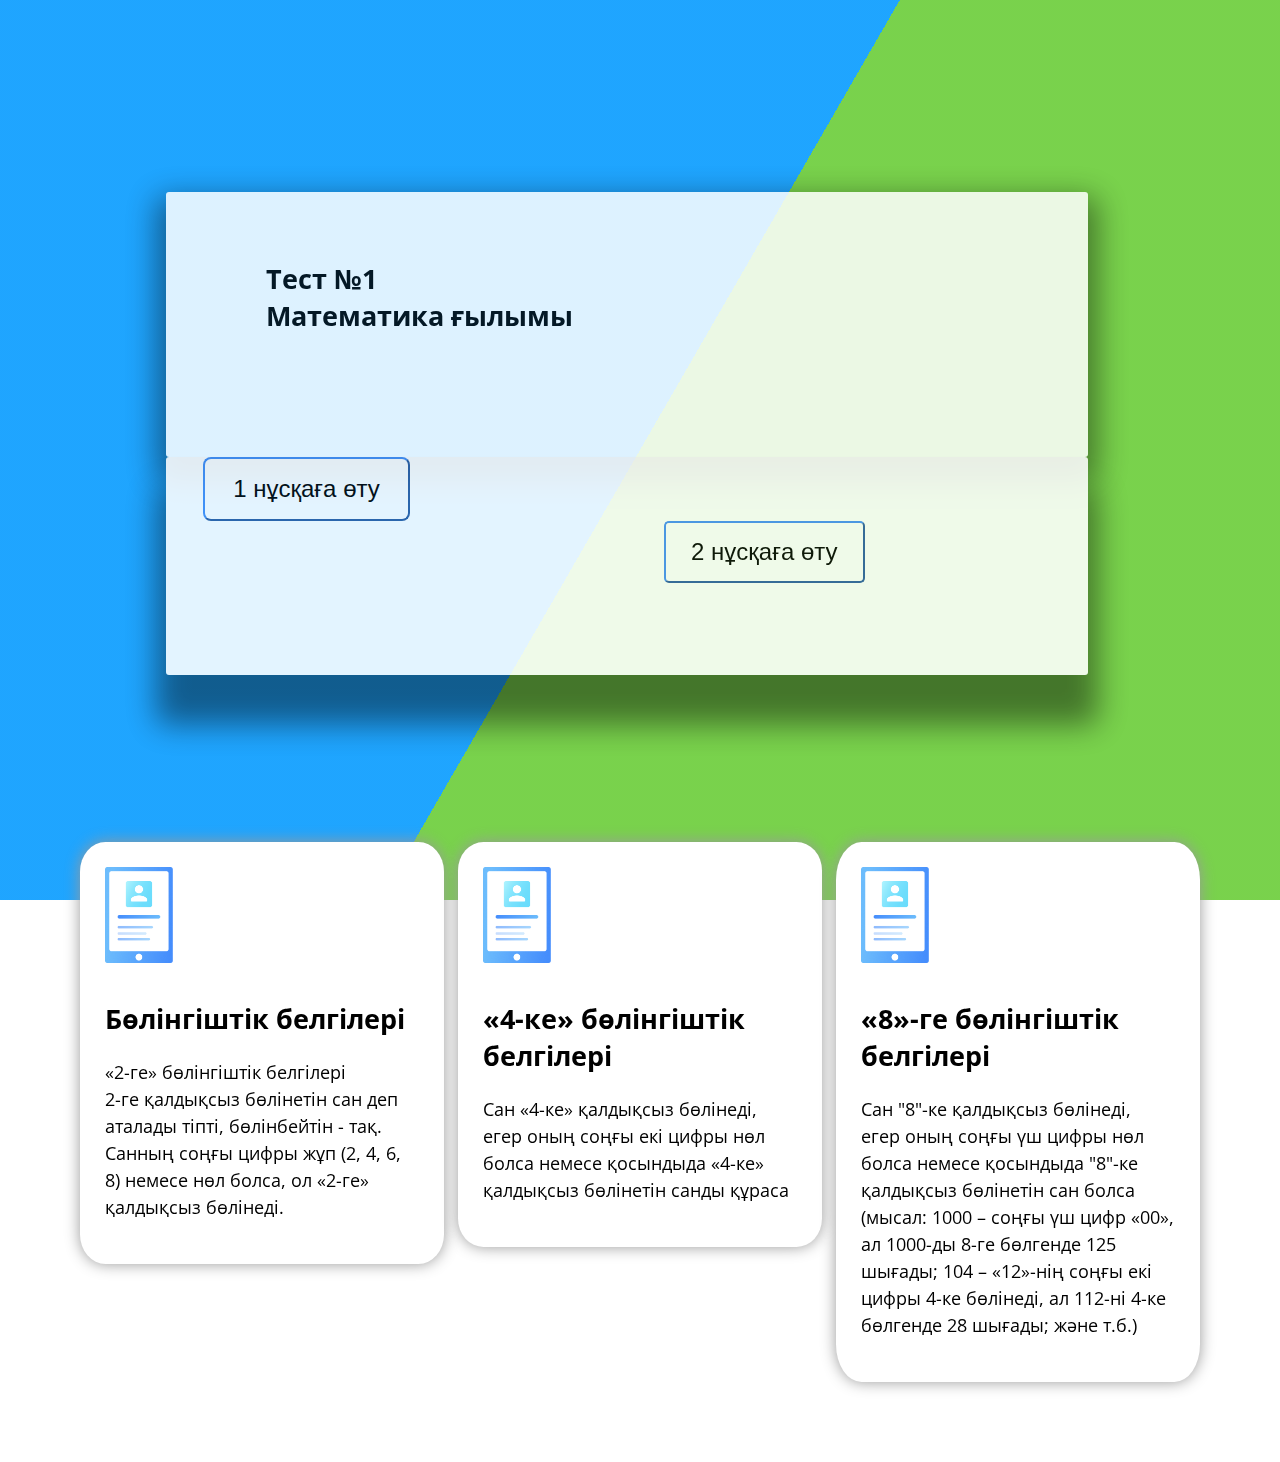
<file: Нуралы/проектная работа/html.html>
<!DOCTYPE HTML PUBLIC "-//W3C//DTD HTML 4.01//EN" "http://www.w3.org/TR/html4/strict.dtd">
<html lang="en">

<head>
    <meta charset="UTF-8">
    <meta http-equiv="X-UA-Compatible" content="IE=edge">
    <meta name="viewport" content="width=device-width, initial-scale=1.0">
    <title>Тесттер</title>
    <link rel="stylesheet" href="css.css">
    <link rel="shortcut icon" href="images/free-icon-education-3160736.png" type="image/x-icon">
</head>

<body>
</body>

</html>
<html>

<head>
    <style type="text/css">
    </style>
</head>

<body>
    <div class="bg"></div>
    <div class="bg bg2"></div>
    <div class="bg bg3"></div>
    <script>
        var questions = [ // Сначала вопрос, потом варианты через запятую, потом правильный ответ
            ["Көрнекті совет математиктері А.Н.Колмогоров пен А.Д.Александров ұсынған   жіктеу    бойынша математиканың даму тарихы неше кезеңге бөлінеді?",
                "A) 2",
                "B) 3",
                "C) 4",
                "D) 5",
                "E) 6",
                3],
            ["Вавилондықтар санаудың позициялық жүйесінің қолданған түрін анықтаңыз",
                "A)	екілік",
                "B)	ондық",
                "C)	елулік",
                "D)	алпыстық",
                "E)	жүздік",
                4],
            ["Фалес, Пифагор, Детель, Гиппократ, Евдокс, Аристотель, Евклид, Архимед, Аполоний ғалымдары математиканың қай кезеңіне жатады?",
                "A)	Элементар математика",
                "B)	Дискретті математика",
                "C)	Айнымалы шамалар",
                "D)	Қазіргі математика",
                "E)	Аналитикалық",
                1],
            ["Ол Отырарда туған. Арифметиканы практикалық және теориялық арифметика деп екіге бөлген ғалым",
                "A)	Әл-Хорезми",
                "B)	Әбу-насыр әл-Фараби",
                "C)	Әбу-Райхан әл-Бируни",
                "D)	Ұлықбек",
                "E)	Омар Хаям",
                2],
            ["Негізгі ғылыми еңбектері қозғалыстың орнықтылық теориясына, математика, физика теңдеулеріне, дифференциалдық теңдеулердің шексіз жүйелеріне, теориялық	және	қолданбалы механикаға, математика тарихы мен оның методологиясына арнаған Қазақстандық математик-ғалым",
                "A)	А.Д.Тайманов",
                "B) Н.Қ.Білиев",
                "C) Ә.Ә.Ермеков",
                "D)	И.Ақбергенов",
                "E) О.А.Жәутіков",
                4],
            ["Материяның инерциялық және гравитациялық қасиетін анықтайтын физикалық шаманың анықтаңыз",
                "A) метр",
                "B)	жылдамдық",
                "C)	үдеу",
                "D) масса",
                "E)	литр",
                4],

        ], qQuantity = questions.length, tAnswers = 0, wAnswers = 0, procent_vip = 0;

        function goNext(N) { // N = номер вопроса
            document.getElementById('qBlock').innerHTML = ""; // Очищаем блок вопросов
            var qElem = questions[N].length - 2, i = 1; // Кол-во в массиве минус вопрос и счетчик
            var e = document.getElementById('qBlock');
            var addQ = document.createElement('h3'); // заголовок, id из номера вопроса
            addQ.id = 'head' + N;
            e.appendChild(addQ);
            document.getElementById('head' + N).innerHTML = questions[N][i - 1]; // вписываем вопрос
            while (qElem >= i) {
                var addP = document.createElement('p'); // абзацы
                addP.id = 'p' + i;
                e.appendChild(addP);
                var addInput = document.createElement('input'); // инпуты
                addInput.type = 'radio';
                addInput.name = 'a';
                addInput.value = i;
                document.getElementById('p' + i).appendChild(addInput);
                document.getElementById('p' + i).insertAdjacentHTML("BeforeEnd", ' ' + questions[N][i]); // вопросы
                i++;
            }
            document.getElementById('btn').innerHTML = "<input type='button' value='Проверить' onclick='submit(" + N + ")' />";
        }

        function submit(N) { // Проверяем ответы
            var varQuantity = (document.getElementsByName('a').length), oneVar = 0;
            while (oneVar <= varQuantity) {
                if (document.getElementsByName('a')[oneVar].checked == false) {
                    oneVar++;
                }
                else {
                    var all = questions[N].length - 1;
                    var t = questions[N][all]; // правильный ответ
                    if (document.getElementsByName('a')[oneVar].value == t) {
                        document.getElementById('p' + t).className = 'tt';
                        tAnswers++;
                    } else {
                        var ff = oneVar + 1;
                        document.getElementById('p' + t).className = 'tt';
                        document.getElementById('p' + ff).className = 'ff';
                        wAnswers++;
                    }
                    break;
                }
            }
            N++;
            if (N == qQuantity) {
                document.getElementById('btn').innerHTML = "<input type='button' id='next' value='Перейти к результатам' onclick='toResults()' />";
            } else {
                document.getElementById('btn').innerHTML = "<input type='button' id='next' value='Следующий вопрос' onclick='goNext(" + N + ")' />";
            }

        }

        function toResults() {
            document.getElementById('qBlock').innerHTML = "<h3>Тест пройден!</h3>";
            document.getElementById('btn').innerHTML = "<h4>Результаты:</h4>Правильных ответов: " + tAnswers + "<br>Неправильных ответов: " + wAnswers + "";
            // document.getElementById('rezultat').innerHTML = "<span id='ot'>Задания выполнены верно на " + procent_vip + "%.</span><br><br>";
            tAnswers = 0, wAnswers = 0;
            vsego_zadach = 6;
            procent_vip = procent_vip / vsego_zadach * 100;
            procent_vip = procent_vip.toFixed();
        }

    </script>

    </script1>
    <div class="matem">
        <div id="qBlock">
            <h2>Тест №1 <br>Математика ғылымы</h2>
        </div>
        <div id="rezultat">
        </div>
        <div id='btn'>
            <input type="button" value="1 нұсқаға өту" onclick="goNext(0)" />
            <button class="btn">
                <a href="html1.html">2 нұсқаға өту</a>
            </button>
        </div>
    </div>
    <div class="services-cards">
        <div class="cards-row">
            <div class="card">
                <img src="./images/Images/services-icon.png" alt="">
                <div class="card-text">
                    <h2>Бөлінгіштік белгілері</h2>
                    <p>«2-ге» бөлінгіштік белгілері <br>2-ге қалдықсыз бөлінетін сан деп аталады тіпті, бөлінбейтін -
                        тақ. Санның соңғы цифры жұп (2, 4, 6, 8) немесе нөл болса, ол «2-ге» қалдықсыз бөлінеді.</p>
                </div>
            </div>
            <div class="card">
                <img src="./images/Images/services-icon.png" alt="">
                <div class="card-text">
                    <h2>«4-ке» бөлінгіштік белгілері</h2>
                    <p>Сан «4-ке» қалдықсыз бөлінеді, егер оның соңғы екі цифры нөл болса немесе қосындыда «4-ке»
                        қалдықсыз бөлінетін санды құраса</p>
                </div>
            </div>
            <div class="card">
                <img src="./images/Images/services-icon.png" alt="">
                <div class="card-text">
                    <h2>«8»-ге бөлінгіштік белгілері</h2>
                    <p>Сан "8"-ке қалдықсыз бөлінеді, егер оның соңғы үш цифры нөл болса немесе қосындыда "8"-ке
                        қалдықсыз бөлінетін сан болса (мысал: 1000 – соңғы үш цифр «00», ал 1000-ды 8-ге бөлгенде
                        125
                        шығады; 104 – «12»-нің соңғы екі цифры 4-ке бөлінеді, ал 112-ні 4-ке бөлгенде 28 шығады;
                        және
                        т.б.)</p>
                </div>
            </div>
        </div>
    </div>

    </script1>

</html>
</file>
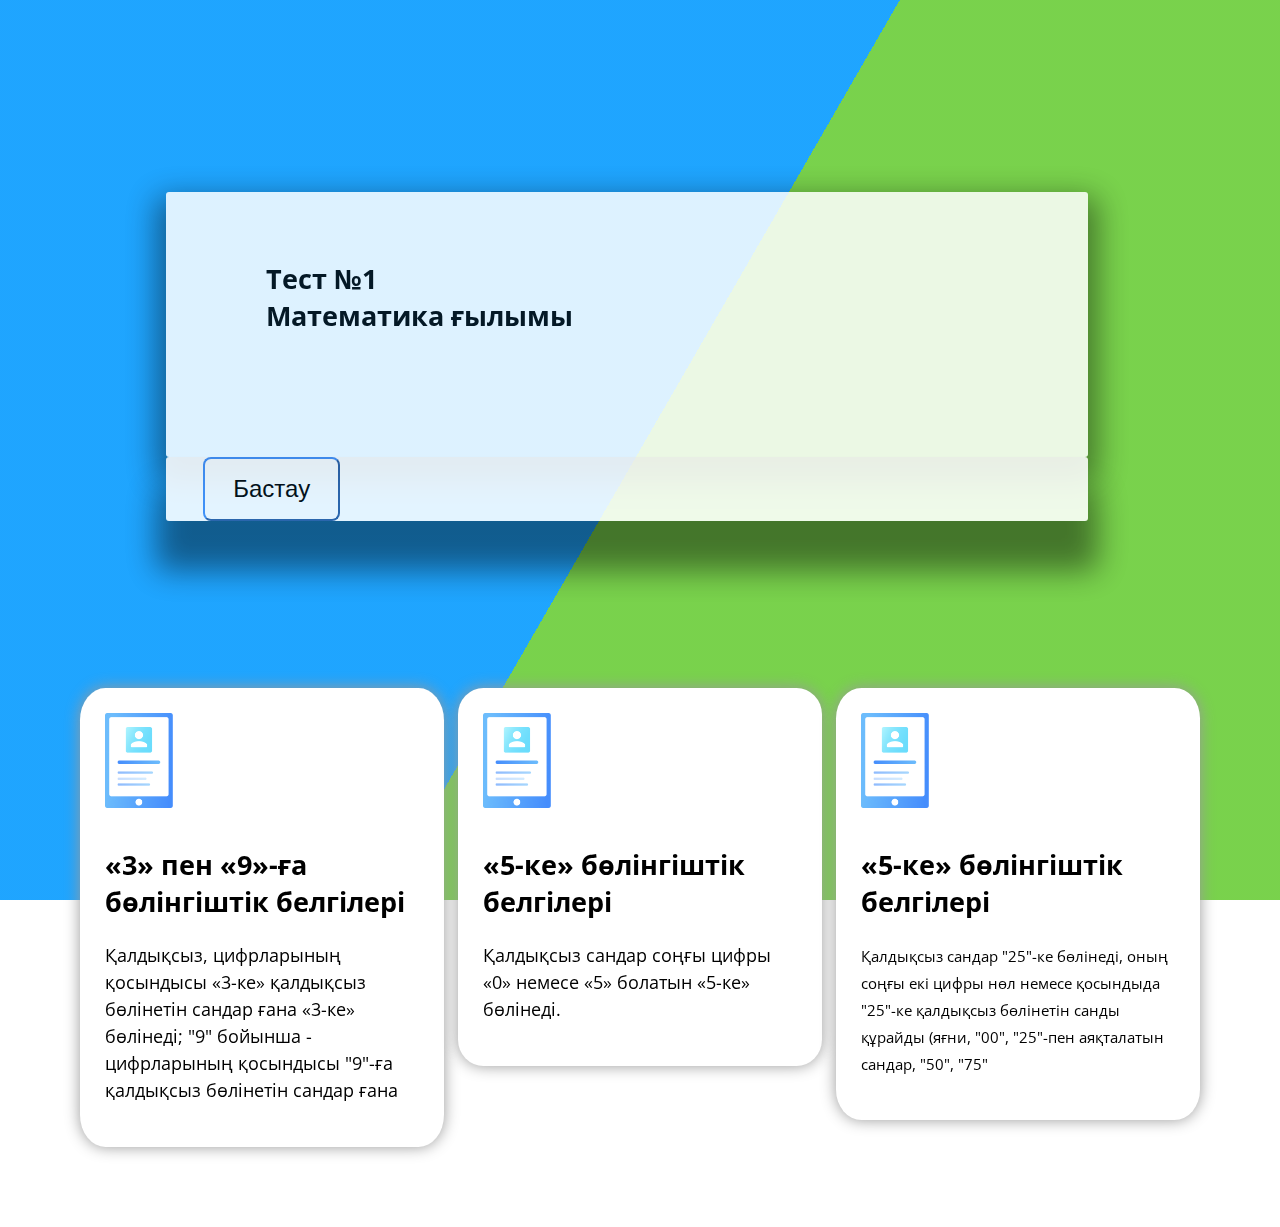
<file: Нуралы/проектная работа/html1.html>
<!DOCTYPE HTML PUBLIC "-//W3C//DTD HTML 4.01//EN" "http://www.w3.org/TR/html4/strict.dtd">
<html lang="en">

<head>
    <meta charset="UTF-8">
    <meta http-equiv="X-UA-Compatible" content="IE=edge">
    <meta name="viewport" content="width=device-width, initial-scale=1.0">
    <title>Тесттер</title>
    <link rel="stylesheet" href="css.css">
    <link rel="shortcut icon" href="images/free-icon-education-3160736.png" type="image/x-icon">
</head>

<body>
</body>

</html>
<html>

<head>
    <style type="text/css">
    </style>
</head>

<body>
    <div class="bg"></div>
    <div class="bg bg2"></div>
    <div class="bg bg3"></div>
    <script>
        var questions = [ // Сначала вопрос, потом варианты через запятую, потом правильный ответ
            ["п-ші дәрежелі теңдеуді олардың берілген түбірлері арқылы құру әдісін көрсеткен, алгебраны әрі сандық дамытуда үлес қосқан математик",
                "A)	С.Феро",
                "B)	Н.Тарталья",
                "C)	Ф.Виет",
                "D)	Л.Пизанский",
                "E)	Н.Шюке",
                3],
            ["Сандарды көбейту, квадраттау, квадрат және куб, түбір табу, бөлу таблицаларын жасаған; бірінші, екінші, үшінші дәрежелі теңдеуге келтірілетін есептер шеше білген",
                "A)	Египеттіктер",
                "B)	Вавилондықтар",
                "C)	Орта Азия",
                "D)	Рим дәуірі",
                "E)	Қытай мен Үндістан",
                2],
            ["Дифференциалдық теңдеулер, арнаулы функциялар, конформдық түрлендіру теориясының және олардың механикада қолданылу мәселелерін зерттеумен айналысқан Қазақстандық математика ғалым, қазақстан шыққан тұңғыш доцент.",
                "A)	А.Д.Тайманов",
                "B)	Н.Қ.Білиев",
                "C)	Ә.Ә.Ермеков",
                "D)	С.Х.Боқаев",
                "E)	О.А.Жәутіков",
                4],
            ["Айнымалы шамалар математикасы немесе жоғары математиканың туу, қалыптасу кезеңі",
                "A)	бірініші",
                "B)	екінші",
                "C)	үшінші",
                "D)	төртінші",
                "E)	бесіншісі",
                3],
            ["Планиметрияның, стереометрияның кейбір	мәселелері	талданған	атақты «Негіздер» еңбегінің авторы",
                "A)	Архимед",
                "B)	Эратосфен",
                "C)	Пифагор",
                "D)	Птолемей",
                "E)	Евклид",
                5],
            ["Евклидтің бесінші постулатын аксиома деп дәлелдеген кім?",
                "A)	А.Коши",
                "B)	К.Вейерштрасс",
                "C)	Р.Декарт",
                "D)	Н.Лобачевский",
                "E)	П.Ферма",
                4],

        ], qQuantity = questions.length, tAnswers = 0, wAnswers = 0;

        function goNext(N) { // N = номер вопроса
            document.getElementById('qBlock').innerHTML = ""; // Очищаем блок вопросов
            var qElem = questions[N].length - 2, i = 1; // Кол-во в массиве минус вопрос и счетчик
            var e = document.getElementById('qBlock');
            var addQ = document.createElement('h3'); // заголовок, id из номера вопроса
            addQ.id = 'head' + N;
            e.appendChild(addQ);
            document.getElementById('head' + N).innerHTML = questions[N][i - 1]; // вписываем вопрос
            while (qElem >= i) {
                var addP = document.createElement('p'); // абзацы
                addP.id = 'p' + i;
                e.appendChild(addP);
                var addInput = document.createElement('input'); // инпуты
                addInput.type = 'radio';
                addInput.name = 'a';
                addInput.value = i;
                document.getElementById('p' + i).appendChild(addInput);
                document.getElementById('p' + i).insertAdjacentHTML("BeforeEnd", ' ' + questions[N][i]); // вопросы
                i++;
            }
            document.getElementById('btn').innerHTML = "<input type='button' value='Проверить' onclick='submit(" + N + ")' />";
        }

        function submit(N) { // Проверяем ответы
            var varQuantity = (document.getElementsByName('a').length), oneVar = 0;
            while (oneVar <= varQuantity) {
                if (document.getElementsByName('a')[oneVar].checked == false) {
                    oneVar++;
                }
                else {
                    var all = questions[N].length - 1;
                    var t = questions[N][all]; // правильный ответ
                    if (document.getElementsByName('a')[oneVar].value == t) {
                        document.getElementById('p' + t).className = 'tt';
                        tAnswers++;
                    } else {
                        var ff = oneVar + 1;
                        document.getElementById('p' + t).className = 'tt';
                        document.getElementById('p' + ff).className = 'ff';
                        wAnswers++;
                    }
                    break;
                }
            }
            N++;
            if (N == qQuantity) {
                document.getElementById('btn').innerHTML = "<input type='button' id='next' value='Перейти к результатам' onclick='toResults()' />";
            } else {
                document.getElementById('btn').innerHTML = "<input type='button' id='next' value='Следующий вопрос' onclick='goNext(" + N + ")' />";
            }
        }

        function toResults() {
            document.getElementById('qBlock').innerHTML = "<h3>Тест бітті!</h3>";
            document.getElementById('btn').innerHTML = "<h4>Резултаттар:</h4>Дұрыс жауаптар: " + tAnswers + "<br>Дұрыс емес жауаптар: " + wAnswers + " ";
            tAnswers = 0, wAnswers = 0;
        }
    </script>

    </script1>
    <div class="matem">
        <div id="qBlock">
            <h2>Тест №1 <br>Математика ғылымы</h2>
        </div>
        <div id="rezultat">
        </div>
        <div id='btn'>
            <input type="button" value="Бастау" onclick="goNext(0)" />

        </div>
    </div>

    <div class="services-cards">
        <div class="cards-row">
            <div class="card">
                <img src="./images/Images/services-icon.png" alt="">
                <div class="card-text">
                    <h2>«3» пен «9»-ға бөлінгіштік белгілері</h2>
                    <p>Қалдықсыз, цифрларының қосындысы «3-ке» қалдықсыз бөлінетін сандар ғана «3-ке» бөлінеді; "9"
                        бойынша - цифрларының қосындысы "9"-ға қалдықсыз бөлінетін сандар ғана</p>
                </div>
            </div>
            <div class="card">
                <img src="./images/Images/services-icon.png" alt="">
                <div class="card-text">
                    <h2>«5-ке» бөлінгіштік белгілері</h2>
                    <p>Қалдықсыз сандар соңғы цифры «0» немесе «5» болатын «5-ке» бөлінеді.</p>
                </div>
            </div>
            <div class="card">
                <img src="./images/Images/services-icon.png" alt="">
                <div class="card-text">
                    <h2>«5-ке» бөлінгіштік белгілері</h2>
                    <p><small>Қалдықсыз сандар "25"-ке бөлінеді, оның соңғы екі цифры нөл немесе қосындыда "25"-ке
                            қалдықсыз бөлінетін санды құрайды (яғни, "00", "25"-пен аяқталатын сандар, "50",
                            "75"</small></p>
                </div>
                </script1>

</html>
</file>
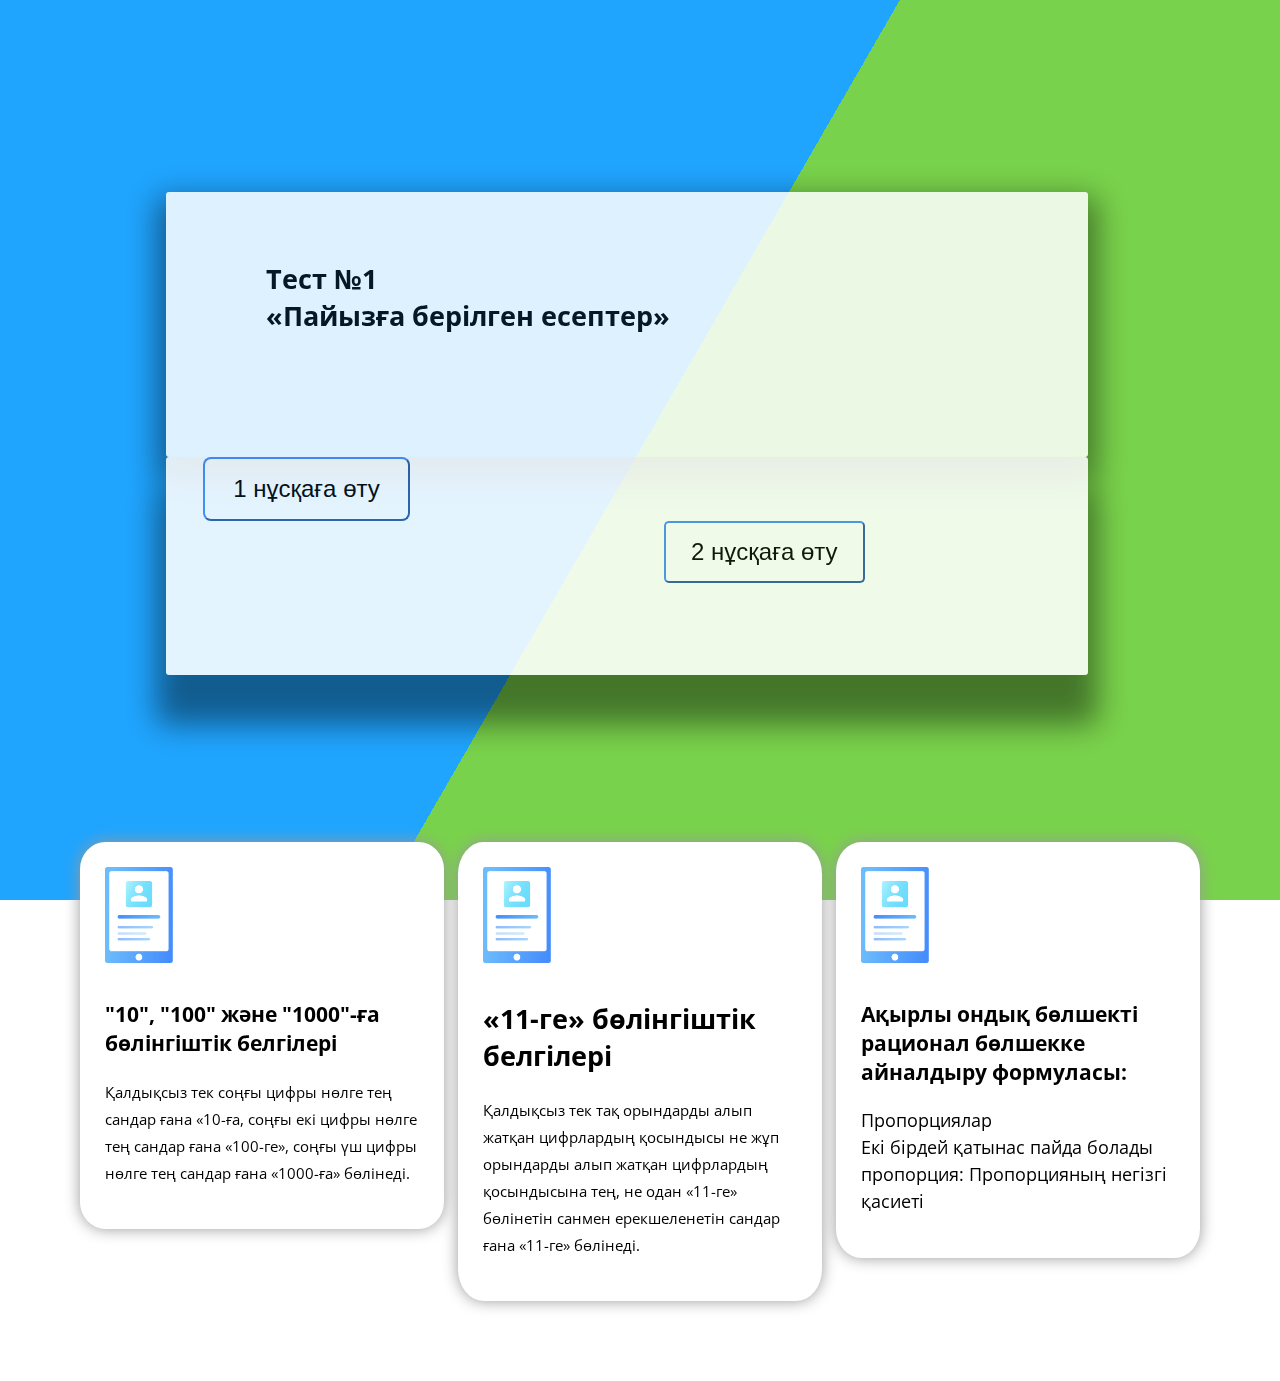
<file: Нуралы/проектная работа/tests2.html>
<!DOCTYPE HTML PUBLIC "-//W3C//DTD HTML 4.01//EN" "http://www.w3.org/TR/html4/strict.dtd">
<html lang="en">

<head>
    <meta charset="UTF-8">
    <meta http-equiv="X-UA-Compatible" content="IE=edge">
    <meta name="viewport" content="width=device-width, initial-scale=1.0">
    <title>Тесттер</title>
    <link rel="stylesheet" href="css.css">
    <link rel="shortcut icon" href="images/free-icon-education-3160736.png" type="image/x-icon">
</head>

<body>
</body>

</html>
<html>

<head>
    <style type="text/css">
    </style>
</head>

<body>
    <div class="bg"></div>
    <div class="bg bg2"></div>
    <div class="bg bg3"></div>
    <script>
        var questions = [ // Сначала вопрос, потом варианты через запятую, потом правильный ответ
            ["Дүкенге 221 кг алма және 884 кг алмұрт әкелінді. Дүкенге қанша пайыз алмұрт әкелінді?",
                "A) 75%",
                "B) 25%",
                "C) 20%",
                "D) 80%",
                "E) 40%",
                4],
            ["900-дің 15%-ін табыңыз:",
                "A)	1350",
                "B)	6",
                "C)	135",
                "D)	75",
                "E)	8",
                3],
            ["Сәуле кітаптың 25 бетін оқыды. Бұл кітаптың барлық бетінің 20%-і. Сәуле оқыған кітапта барлығы неше бет бар?",
                "A)	130",
                "B)	100",
                "C)	125",
                "D)	70",
                "E)	90",
                3],
            ["Трактор 7 сағатта жердің 35% -ін жыртты. Қалған жерді жыртуға қанша уақыт қажет?",
                "A)	20 сағ",
                "B)	13 сағ",
                "B)	13 сағ",
                "D)	5 сағ",
                "E)	жауабы жоқ",
                2],
            ["Процент түрінде жазыңыз:119 / 200 ( '/' деген бөлшектер) ",
                "A)	17%",
                "B) 25%",
                "C)	20%",
                "D) 80%",
                "E) 90%",
                1],
            ["Бақта барлығы 120қайың мен қарағай бар.Қарағай барлық ағаштың 60%-ын құраса, бақта қанша қайың бар?",
                "A) 75",
                "B)	81",
                "C)	750",
                "D) 48",
                "E)	жауабы жоқ",
                4],

        ], qQuantity = questions.length, tAnswers = 0, wAnswers = 0;

        function goNext(N) { // N = номер вопроса
            document.getElementById('qBlock').innerHTML = ""; // Очищаем блок вопросов
            var qElem = questions[N].length - 2, i = 1; // Кол-во в массиве минус вопрос и счетчик
            var e = document.getElementById('qBlock');
            var addQ = document.createElement('h3'); // заголовок, id из номера вопроса
            addQ.id = 'head' + N;
            e.appendChild(addQ);
            document.getElementById('head' + N).innerHTML = questions[N][i - 1]; // вписываем вопрос
            while (qElem >= i) {
                var addP = document.createElement('p'); // абзацы
                addP.id = 'p' + i;
                e.appendChild(addP);
                var addInput = document.createElement('input'); // инпуты
                addInput.type = 'radio';
                addInput.name = 'a';
                addInput.value = i;
                document.getElementById('p' + i).appendChild(addInput);
                document.getElementById('p' + i).insertAdjacentHTML("BeforeEnd", ' ' + questions[N][i]); // вопросы
                i++;
            }
            document.getElementById('btn').innerHTML = "<input type='button' value='Проверить' onclick='submit(" + N + ")' />";
        }

        function submit(N) { // Проверяем ответы
            var varQuantity = (document.getElementsByName('a').length), oneVar = 0;
            while (oneVar <= varQuantity) {
                if (document.getElementsByName('a')[oneVar].checked == false) {
                    oneVar++;
                }
                else {
                    var all = questions[N].length - 1;
                    var t = questions[N][all]; // правильный ответ
                    if (document.getElementsByName('a')[oneVar].value == t) {
                        document.getElementById('p' + t).className = 'tt';
                        tAnswers++;
                    } else {
                        var ff = oneVar + 1;
                        document.getElementById('p' + t).className = 'tt';
                        document.getElementById('p' + ff).className = 'ff';
                        wAnswers++;
                    }
                    break;
                }
            }
            N++;
            if (N == qQuantity) {
                document.getElementById('btn').innerHTML = "<input type='button' id='next' value='Перейти к результатам' onclick='toResults()' />";
            } else {
                document.getElementById('btn').innerHTML = "<input type='button' id='next' value='Следующий вопрос' onclick='goNext(" + N + ")' />";
            }
        }

        function toResults() {
            document.getElementById('qBlock').innerHTML = "<h3>Тест пройден!</h3>";
            document.getElementById('btn').innerHTML = "<h4>Резултаттар:</h4>Дұрыс жауаптар: " + tAnswers + "<br>Дұрыс емес жауаптар: " + wAnswers + " ";
            tAnswers = 0, wAnswers = 0;
        }
    </script>

    </script1>
    <div class="matem">
        <div id="qBlock">
            <h2>Тест №1 <br>«Пайызға берілген есептер»</h2>
        </div>
        <div id="rezultat">
        </div>
        <div id='btn'>
            <input type="button" value="1 нұсқаға өту" onclick="goNext(0)" />
            <button class="btn">
                <a href="tests2n.html">2 нұсқаға өту</a>
            </button>
        </div>
    </div>

    <div class="services-cards">
        <div class="cards-row">
            <div class="card">
                <img src="./images/Images/services-icon.png" alt="">
                <div class="card-text">
                    <h3>"10", "100" және "1000"-ға бөлінгіштік белгілері</h3>
                    <p><small>Қалдықсыз тек соңғы цифры нөлге тең сандар ғана «10-ға, соңғы екі цифры нөлге тең сандар
                            ғана «100-ге», соңғы үш цифры нөлге тең сандар ғана «1000-ға» бөлінеді.</small></p>
                </div>
            </div>
            <div class="card">
                <img src="./images/Images/services-icon.png" alt="">
                <div class="card-text">
                    <h2>«11-ге» бөлінгіштік белгілері</h1>
                        <p><small>Қалдықсыз тек тақ орындарды алып жатқан цифрлардың қосындысы не жұп орындарды алып
                                жатқан
                                цифрлардың қосындысына тең, не одан «11-ге» бөлінетін санмен ерекшеленетін сандар ғана
                                «11-ге» бөлінеді.</small></p>
                </div>
            </div>
            <div class="card">
                <img src="./images/Images/services-icon.png" alt="">
                <div class="card-text">
                    <h3>Ақырлы ондық бөлшекті рационал бөлшекке айналдыру формуласы:</h1>
                        <p>Пропорциялар <br>Екі бірдей қатынас пайда болады пропорция:

                            Пропорцияның негізгі қасиеті</p>
                </div>
                </script1>

</html>
</file>
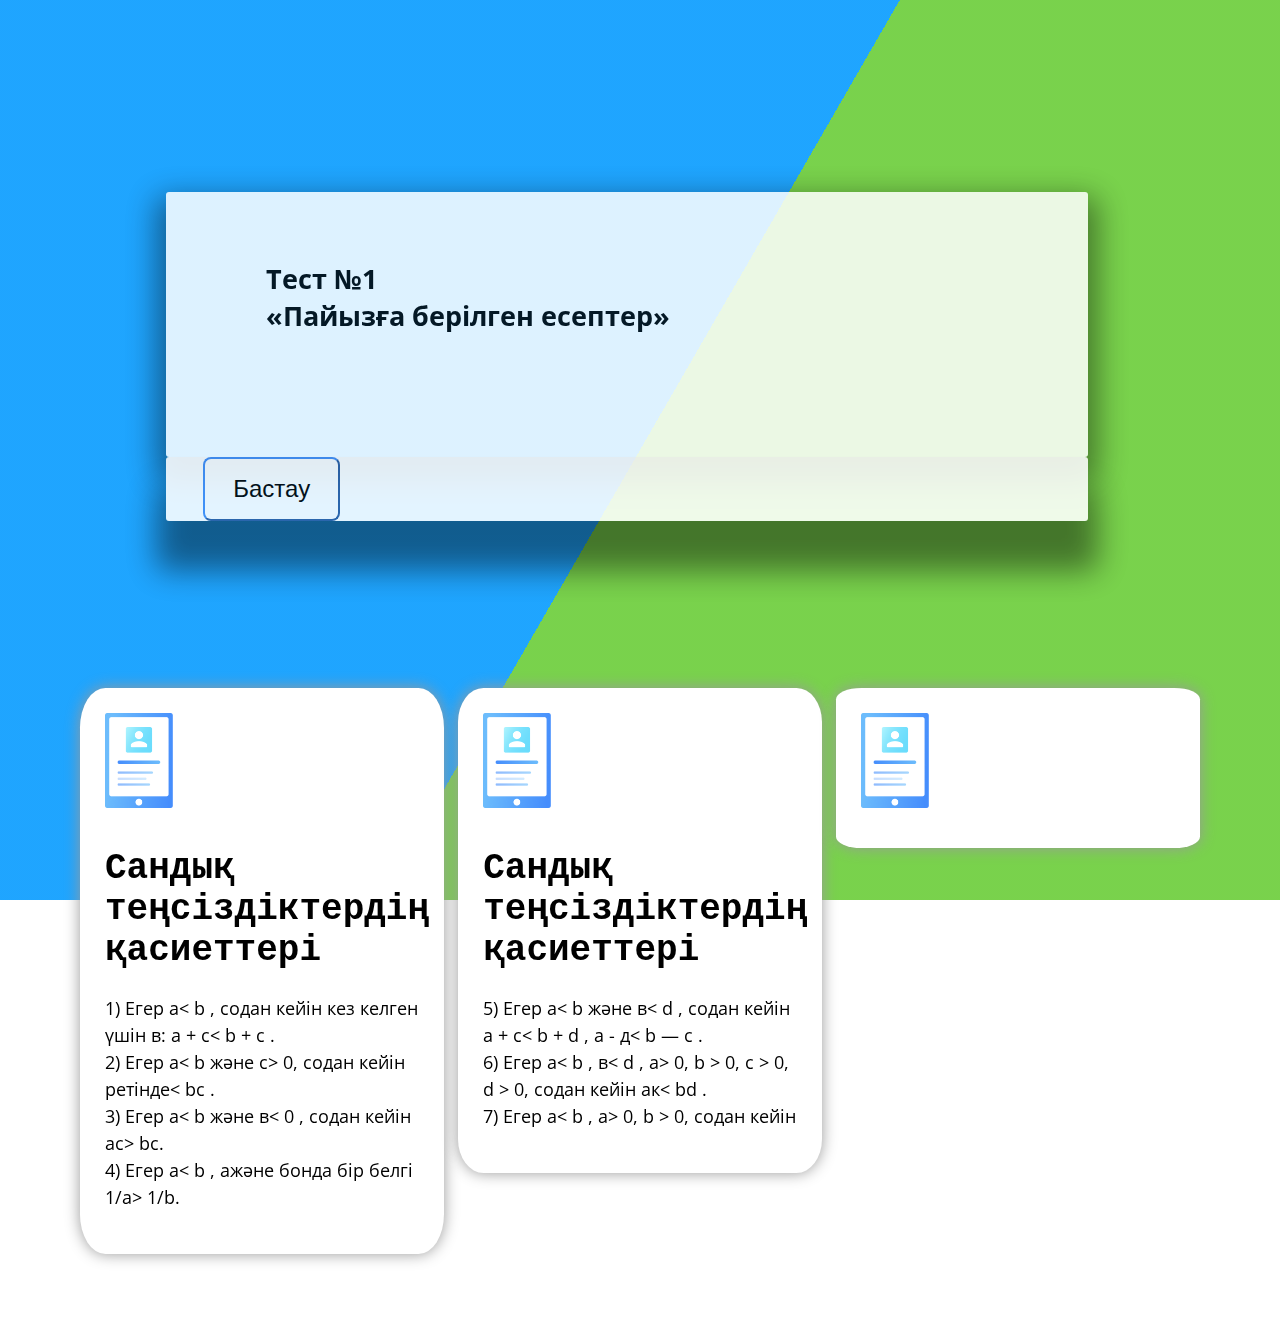
<file: Нуралы/проектная работа/tests2n.html>
<!DOCTYPE HTML PUBLIC "-//W3C//DTD HTML 4.01//EN" "http://www.w3.org/TR/html4/strict.dtd">
<html lang="en">

<head>
    <meta charset="UTF-8">
    <meta http-equiv="X-UA-Compatible" content="IE=edge">
    <meta name="viewport" content="width=device-width, initial-scale=1.0">
    <title>Тесттер</title>
    <link rel="stylesheet" href="css.css">
    <link rel="shortcut icon" href="images/free-icon-education-3160736.png" type="image/x-icon">
</head>

<body>
</body>

</html>
<html>

<head>
    <style type="text/css">
    </style>
</head>

<body>
    <div class="bg"></div>
    <div class="bg bg2"></div>
    <div class="bg bg3"></div>
    <script>
        var questions = [ // Сначала вопрос, потом варианты через запятую, потом правильный ответ
            ["Жүгі бар ұшақ 2640 кг. Ондағы жүк 990кг жүктің массасы ұшақтың массасының неше пайызы?",
                "A)60%",
                "B)70%",
                "C)62,5%",
                "D)60,5%",
                "E)37,5%",
                1],
            ["Кітапханада 35 000 кітап бар. Оның 22%-і әдеби кітаптар. Кітапханадағы әдеби кітаптардың саны қанша ?",
                "A)1590",
                "B)	5000",
                "C)	7700",
                "D)	7500",
                "E)	17500",
                3],
            ["Автомобиль бөліктеріне жарамды болаттың құрамында 3,4% никель бар. 2,2 тонна болаттың құрамындағы никельдің массасын табыңыз",
                "A)	0,748т",
                "B)	1,545т",
                "C)	0,647т",
                "D)	0,0647т",
                "E)	0,0748т",
                5],
            ["Заттың бағасы алғашқыда 2700 тг болды. Заттың осы бағамен өтімділігі жақсы болған соң оның бағасын 8%-ке қымбаттатты. Қымбаттаған бағасы неше теңге?",
                "A)	2815 тг",
                "B)	2916 тг",
                "C)	2950 тг",
                "D)	2725 тг",
                "E)	2830 тг",
                2],
            ["Оқушы кітаптың 36 бетін оқығанда, ол кітап беттерінің 12%-ін оқыды. Кітапта барлығы неше бет бар?",
                "A)	80",
                "B) 120",
                "C) 200",
                "D)	300",
                "E) 350",
                4],
            ["Қоспаның құрамының 58%-і мыс, 24%-і мырыш, қалғандары қорғасын. Қоспадағы қорғасын 27 г. Қоспаның толық массасын табыңдар.",
                "A) 150 г",
                "B)	200 г",
                "C)	270 г",
                "D) 130 г",
                "E)	180 г",
                1],

        ], qQuantity = questions.length, tAnswers = 0, wAnswers = 0;

        function goNext(N) { // N = номер вопроса
            document.getElementById('qBlock').innerHTML = ""; // Очищаем блок вопросов
            var qElem = questions[N].length - 2, i = 1; // Кол-во в массиве минус вопрос и счетчик
            var e = document.getElementById('qBlock');
            var addQ = document.createElement('h3'); // заголовок, id из номера вопроса
            addQ.id = 'head' + N;
            e.appendChild(addQ);
            document.getElementById('head' + N).innerHTML = questions[N][i - 1]; // вписываем вопрос
            while (qElem >= i) {
                var addP = document.createElement('p'); // абзацы
                addP.id = 'p' + i;
                e.appendChild(addP);
                var addInput = document.createElement('input'); // инпуты
                addInput.type = 'radio';
                addInput.name = 'a';
                addInput.value = i;
                document.getElementById('p' + i).appendChild(addInput);
                document.getElementById('p' + i).insertAdjacentHTML("BeforeEnd", ' ' + questions[N][i]); // вопросы
                i++;
            }
            document.getElementById('btn').innerHTML = "<input type='button' value='Проверить' onclick='submit(" + N + ")' />";
        }

        function submit(N) { // Проверяем ответы
            var varQuantity = (document.getElementsByName('a').length), oneVar = 0;
            while (oneVar <= varQuantity) {
                if (document.getElementsByName('a')[oneVar].checked == false) {
                    oneVar++;
                }
                else {
                    var all = questions[N].length - 1;
                    var t = questions[N][all]; // правильный ответ
                    if (document.getElementsByName('a')[oneVar].value == t) {
                        document.getElementById('p' + t).className = 'tt';
                        tAnswers++;
                    } else {
                        var ff = oneVar + 1;
                        document.getElementById('p' + t).className = 'tt';
                        document.getElementById('p' + ff).className = 'ff';
                        wAnswers++;
                    }
                    break;
                }
            }
            N++;
            if (N == qQuantity) {
                document.getElementById('btn').innerHTML = "<input type='button' id='next' value='Перейти к результатам' onclick='toResults()' />";
            } else {
                document.getElementById('btn').innerHTML = "<input type='button' id='next' value='Следующий вопрос' onclick='goNext(" + N + ")' />";
            }
        }

        function toResults() {
            document.getElementById('qBlock').innerHTML = "<h3>Тест пройден!</h3>";
            document.getElementById('btn').innerHTML = "<h4>Резултаттар:</h4>Дұрыс жауаптар: " + tAnswers + "<br>Дұрыс емес жауаптар: " + wAnswers + " ";
            tAnswers = 0, wAnswers = 0;
        }
    </script>

    </script1>
    <div class="matem">
        <div id="qBlock">
            <h2>Тест №1 <br>«Пайызға берілген есептер»</h2>
        </div>
        <div id="rezultat">
        </div>
        <div id='btn'>
            <input type="button" value="Бастау" onclick="goNext(0)" />

        </div>
    </div>


    <div class="services-cards">
        <div class="cards-row">
            <div class="card">
                <img src="./images/Images/services-icon.png" alt="">
                <div class="card-text">
                    <h1>Сандық теңсіздіктердің қасиеттері</h1>
                    <p>1) Егер а< b , содан кейін кез келген үшін в: a + c< b + с . <br>2) Егер а< b және c> 0, содан
                                кейін ретінде< bс . <br>3) Егер а< b және в< 0 , содан кейін ac> bc. <br>4) Егер а< b ,
                                            ажәне бонда бір белгі 1/a> 1/b.</p>
                </div>
            </div>
            <div class="card">
                <img src="./images/Images/services-icon.png" alt="">
                <div class="card-text">
                    <h1>Сандық теңсіздіктердің қасиеттері</h1>
                    <p>5) Егер а< b және в< d , содан кейін a + c< b + d , а - д< b — c . <br>6) Егер а< b , в< d , a>
                                0, b > 0, c > 0, d > 0, содан кейін ак< bd . <br>7) Егер а< b , a> 0, b > 0, содан кейін
                    </p>
                </div>
            </div>
            <div class="card">
                <img src="./images/Images/services-icon.png" alt="" </body>
                </script1>

</html>
</file>
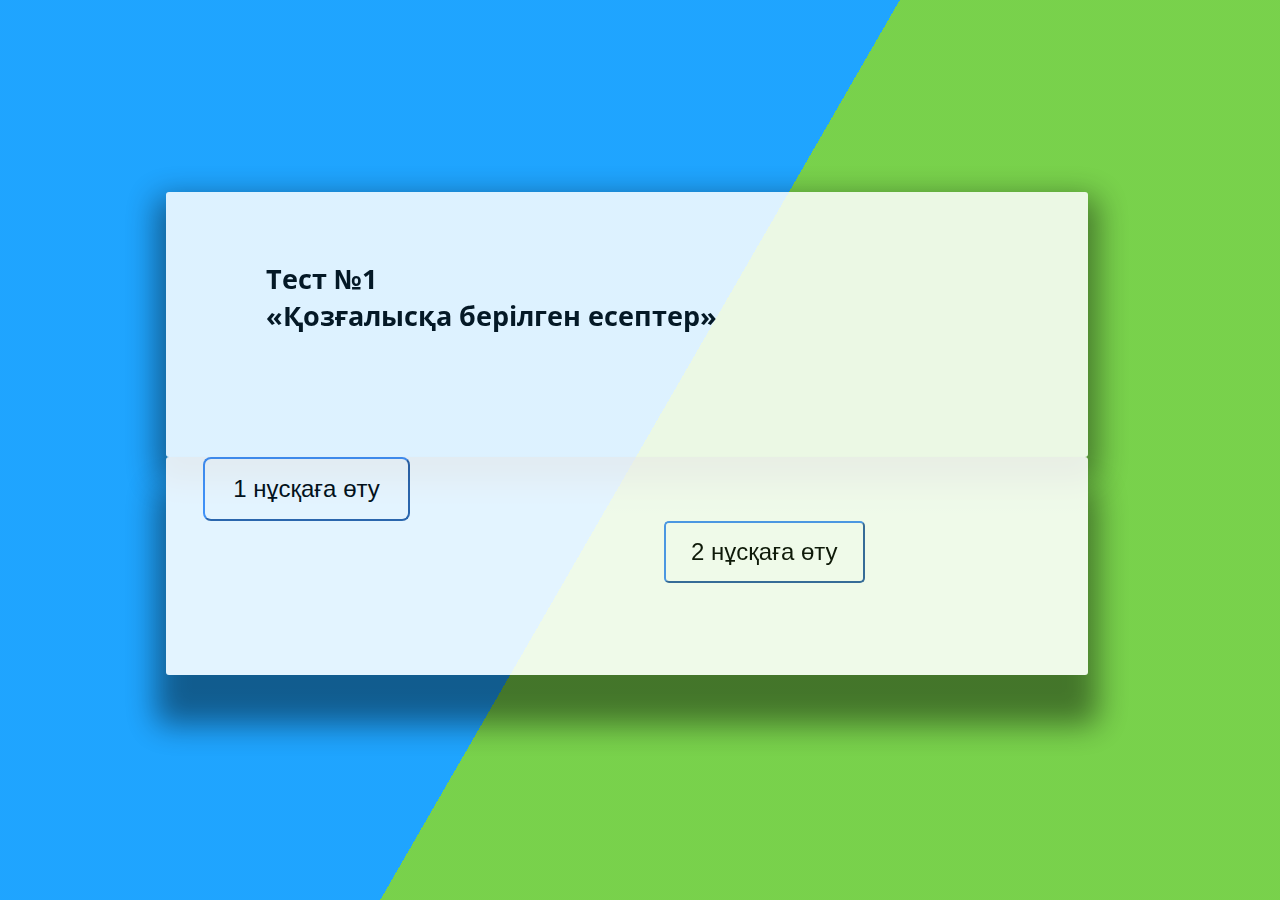
<file: Нуралы/проектная работа/tests3.html>
<!DOCTYPE HTML PUBLIC "-//W3C//DTD HTML 4.01//EN" "http://www.w3.org/TR/html4/strict.dtd">
<html lang="en">

<head>
    <meta charset="UTF-8">
    <meta http-equiv="X-UA-Compatible" content="IE=edge">
    <meta name="viewport" content="width=device-width, initial-scale=1.0">
    <title>Тесттер</title>
    <link rel="stylesheet" href="css.css">
    <link rel="shortcut icon" href="images/free-icon-education-3160736.png" type="image/x-icon">
</head>

<body>
</body>

</html>
<html>

<head>
    <style type="text/css">
    </style>
</head>

<body>
    <div class="bg"></div>
    <div class="bg bg2"></div>
    <div class="bg bg3"></div>
    <script>
        var questions = [ // Сначала вопрос, потом варианты через запятую, потом правильный ответ
            ["Моторлы қайық ағыспен 12 км, ағысқа қарсы 12 км жүрді. Ағысқа қарсы жүрген жолына ағыспен жүрген жолынан 1 сағат артық уақыт жібереді. Қайықтың тынық судағы жылдамдығы 9 км/сағболса, ағыс жылдамдығын табыңыз",
                "A) 3 км/сағ",
                "B)	2 км/сағ",
                "C)	2,5 км/сағ",
                "D)	3,5 км/сағ",
                "E)	1 км/сағ",
                1],
            ["Жылдамдығы 3,6 км/сағ жаяу адам ара қашықтықты 2,5 сағатта өтті. адам 4,5 км/сағ жылдамдықпен жүре отырып осы қашықтықты қанша уақытта өтеді?",
                "A)	1 сағатта",
                "B)	2 сағатта",
                "C)	3 сағатта",
                "D)	0,5 сағатта",
                "E)	4 сағатта",
                2],
            ["Тынық судағы жылдамдығы 15 км/сағ болатын моторлы қайық өзен ағысының бойымен 139 1 км 3 жүзіп барып, қайта қайтып келді. Қайық барлық жолға 20 сағ уақыт жұмсаған болса, өзен ағысының жылдамдығын табыңыз",
                "A)	3 км/сағ",
                "B)	5 км/сағ",
                "C)	4 км/сағ",
                "D)	2 км/сағ",
                "E)	6 км/сағ",
                3],
            ["Туристер межелеген жерге үш күнде жетті. Олардың бірінші күгні жүрген жолының екінші күні жүрген жолына қатынасы 7:5 қатынасындай. Ал екінші күні жүрген жолының үшінші күні жүрген жолына қатынасы 3:2 қатынасындай. Туристер үш күнде барлығы 460 км жол жүрді. Туристер бірінші күні және екінші күні барлығынеше километр жол жүрген?",
                "A)	380 км",
                "B)	360 км",
                "C)	250 км",
                "D)	310 км",
                "E)	280 км",
                2],
            ["Моторлы қайық А-дан В пунктіне дейінгі жолды 2,4 сағатта, ал қайтарда 4 сағатта жүріп өтті. Моторлы қайықтың суға қатысты жылдамдығы 16 км/сағ болса, өзен ағысының жылдамдығы қандай?",
                "A)	5 км/сағ",
                "B)	8 км/сағ",
                "C)	3 км/сағ",
                "D)	4 км/сағ",
                "E)	6 км/сағ",
                4],
            ["Ара қашықтығы 462 км екі қаладан біріне бірі қарсы екі машина бір уақытта шықты. Бір машинаның жылдамдығы 86 км/сағ, ал екіншісінің 68 км/сағ. 2 сағаттан кейін екеуінің арасындағы қашықтық қандай болады?",
                "A)	160 км",
                "B)	210 км",
                "C)	144 км",
                "D)	150 км",
                "E)	154 км",
                5],

        ], qQuantity = questions.length, tAnswers = 0, wAnswers = 0;

        function goNext(N) { // N = номер вопроса
            document.getElementById('qBlock').innerHTML = ""; // Очищаем блок вопросов
            var qElem = questions[N].length - 2, i = 1; // Кол-во в массиве минус вопрос и счетчик
            var e = document.getElementById('qBlock');
            var addQ = document.createElement('h3'); // заголовок, id из номера вопроса
            addQ.id = 'head' + N;
            e.appendChild(addQ);
            document.getElementById('head' + N).innerHTML = questions[N][i - 1]; // вписываем вопрос
            while (qElem >= i) {
                var addP = document.createElement('p'); // абзацы
                addP.id = 'p' + i;
                e.appendChild(addP);
                var addInput = document.createElement('input'); // инпуты
                addInput.type = 'radio';
                addInput.name = 'a';
                addInput.value = i;
                document.getElementById('p' + i).appendChild(addInput);
                document.getElementById('p' + i).insertAdjacentHTML("BeforeEnd", ' ' + questions[N][i]); // вопросы
                i++;
            }
            document.getElementById('btn').innerHTML = "<input type='button' value='Проверить' onclick='submit(" + N + ")' />";
        }

        function submit(N) { // Проверяем ответы
            var varQuantity = (document.getElementsByName('a').length), oneVar = 0;
            while (oneVar <= varQuantity) {
                if (document.getElementsByName('a')[oneVar].checked == false) {
                    oneVar++;
                }
                else {
                    var all = questions[N].length - 1;
                    var t = questions[N][all]; // правильный ответ
                    if (document.getElementsByName('a')[oneVar].value == t) {
                        document.getElementById('p' + t).className = 'tt';
                        tAnswers++;
                    } else {
                        var ff = oneVar + 1;
                        document.getElementById('p' + t).className = 'tt';
                        document.getElementById('p' + ff).className = 'ff';
                        wAnswers++;
                    }
                    break;
                }
            }
            N++;
            if (N == qQuantity) {
                document.getElementById('btn').innerHTML = "<input type='button' id='next' value='Перейти к результатам' onclick='toResults()' />";
            } else {
                document.getElementById('btn').innerHTML = "<input type='button' id='next' value='Следующий вопрос' onclick='goNext(" + N + ")' />";
            }
        }

        function toResults() {
            document.getElementById('qBlock').innerHTML = "<h3>Тест пройден!</h3>";
            document.getElementById('btn').innerHTML = "<h4>Резултаттар:</h4>Дұрыс жауаптар: " + tAnswers + "<br>Дұрыс емес жауаптар: " + wAnswers + " ";
            tAnswers = 0, wAnswers = 0;
        }
    </script>

    </script1>
    <div class="matem">
        <div id="qBlock">
            <h2>Тест №1 <br>«Қозғалысқа берілген есептер»</h2>
        </div>
        <div id="rezultat">
        </div>
        <div id='btn'>
            <input type="button" value="1 нұсқаға өту" onclick="goNext(0)" />
            <button class="btn">
                <a href="tests3n.html">2 нұсқаға өту</a>
            </button>
        </div>
    </div>
    <!-- <div class="services-cards">
        <div class="cards-row">
            <div class="card">
                <img src="./images/Images/services-icon.png" alt="">
                <div class="card-text">
                    <h1>card 1</h1>
                    <p>Lorem ipsum dolor, sit amet consectetur adipisicing elit. Eos ratione nisi error
                        numquam
                        laudantium perspiciatis nihil iure saepe!</p>
                </div>
            </div>
            <div class="card">
                <img src="./images/Images/services-icon.png" alt="">
                <div class="card-text">
                    <h1>card 2</h1>
                    <p>Lorem ipsum dolor, sit amet consectetur adipisicing elit. Voluptas inventore
                        aspernatur
                        fuga,</p>
                </div>
            </div>
            <div class="card">
                <img src="./images/Images/services-icon.png" alt="" </body>
                </script1> -->

</html>
</file>
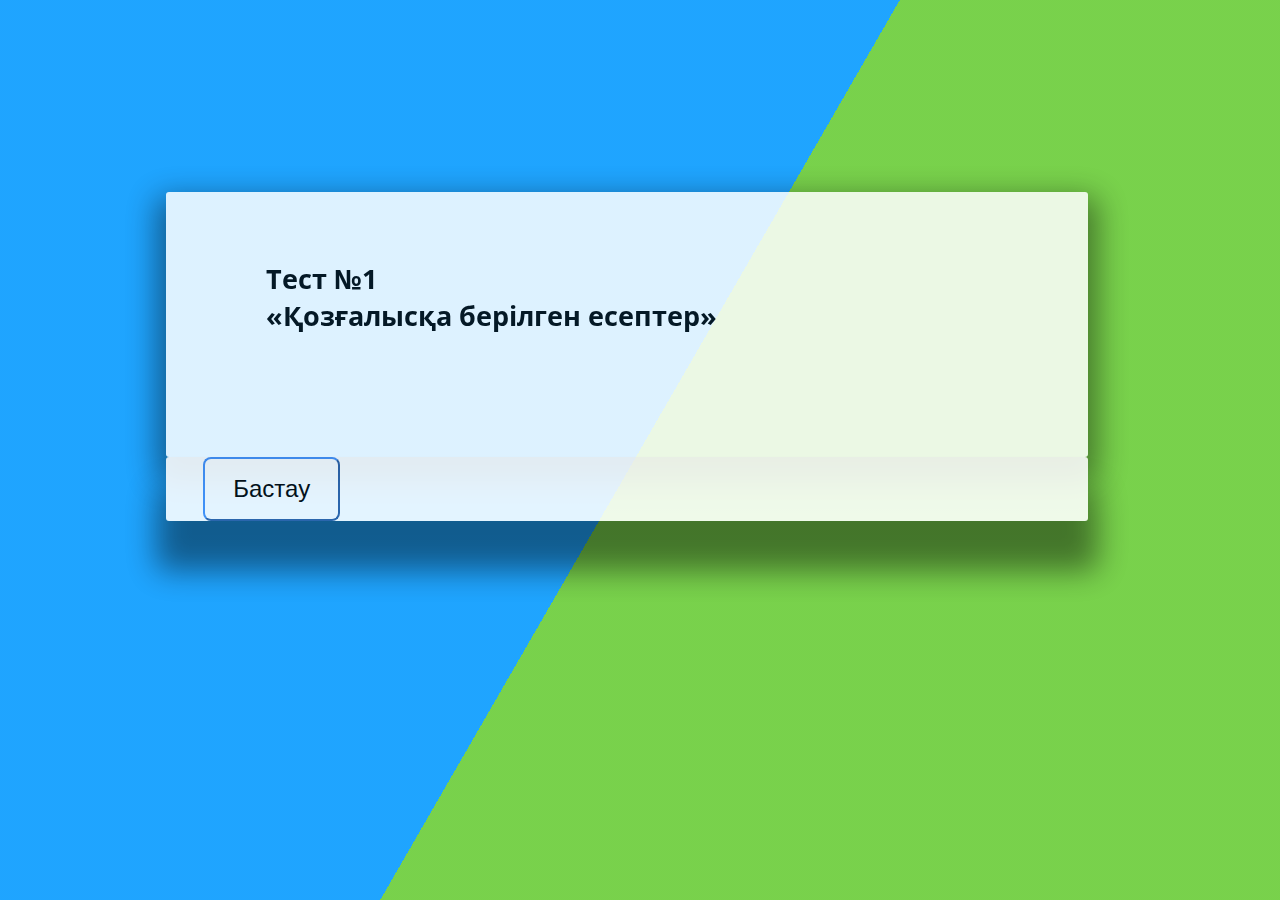
<file: Нуралы/проектная работа/tests3n.html>
<!DOCTYPE HTML PUBLIC "-//W3C//DTD HTML 4.01//EN" "http://www.w3.org/TR/html4/strict.dtd">
<html lang="en">

<head>
    <meta charset="UTF-8">
    <meta http-equiv="X-UA-Compatible" content="IE=edge">
    <meta name="viewport" content="width=device-width, initial-scale=1.0">
    <title>Тесттер</title>
    <link rel="stylesheet" href="css.css">
    <link rel="shortcut icon" href="images/free-icon-education-3160736.png" type="image/x-icon">
</head>

<body>
</body>

</html>
<html>

<head>
    <style type="text/css">
    </style>
</head>

<body>
    <div class="bg"></div>
    <div class="bg bg2"></div>
    <div class="bg bg3"></div>
    <script>
        var questions = [ // Сначала вопрос, потом варианты через запятую, потом правильный ответ
            ["Моторлы қайық ағыс бойымен 18 км және ағысқа қарсы 14 км жүрді. Осы жолдың барлығына ол 3 сағ 15 мин жұмсады. Қайықтың меншікті жылдамдығы 10км/сағ. Ағыстың жылдамдығын табыңыз?",
                "A)	2,5 км/сағ",
                "B)	2 км/сағ",
                "C)	3 км/сағ",
                "D)	1 км/сағ",
                "E)	1,5 км/сағ",
                2],
            ["Турист 1сағатта орта есеппен 3 1 / 3 км жүреді. Ол 1 1 / 2    сағатта қанша жол жүреді?",
                "A)	4 5 / 6 км",
                "B)	5 1 / 6 км",
                "C)	5 км",
                "D)	3 км",
                "E)	жауабы жоқ",
                3],
            ["Станциядан бір мезгілде бір-біріне қарама-қарсы бағытта екі пойыз шықты. Біріншісінің жылдамдығы 75 км/сағ, ал екіншісінің жылдамдығы одан 10 км/сағ ем. 3 сағаттан кейін пойыздардың ара қашықтығы 367 км болса, екі станцияның ара қашықтығын анықтаңыз",
                "A)	787 км",
                "B)	767 км",
                "C)	677 км",
                "D)	687 км",
                "E)	657 км",
                1],
            ["Теплоход 7сағатта 201,6 км, ал ағысқа қарсы 13,6 сағатта 367,2 км жүрсе, ағыстың жылдамдығын табыңыз:",
                "A)	82,8 км/сағ",
                "B)	3,6 км/сағ",
                "C)	1,8 км/сағ",
                "D)	4,3 км/сағ",
                "E)	жауабы жоқ",
                3],
            ["Поезд 2 сағатта 144 км жол жүреді. 3 сағатта қанша жол жүреді?",
                "A)	218 км",
                "B)	72 км",
                "C)	216 км",
                "D)	148 км",
                "E)	74 км",
                3],
            ["Есеп шарты бойынша теңдеу құрыңыз: Катердің меншікті жылдамдығы а км/сағ, ағыс жылдамдығы х км/сағ. Катер өзен ағысымен 3 сағатта 54 км жүзіп өтті.",
                "A) 3х=54",
                "B)	3x+a=54",
                "C)	3(x-a)=54",
                "D) 3(x+a)=54",
                "E)	3a+x=54",
                4],

        ], qQuantity = questions.length, tAnswers = 0, wAnswers = 0;

        function goNext(N) { // N = номер вопроса
            document.getElementById('qBlock').innerHTML = ""; // Очищаем блок вопросов
            var qElem = questions[N].length - 2, i = 1; // Кол-во в массиве минус вопрос и счетчик
            var e = document.getElementById('qBlock');
            var addQ = document.createElement('h3'); // заголовок, id из номера вопроса
            addQ.id = 'head' + N;
            e.appendChild(addQ);
            document.getElementById('head' + N).innerHTML = questions[N][i - 1]; // вписываем вопрос
            while (qElem >= i) {
                var addP = document.createElement('p'); // абзацы
                addP.id = 'p' + i;
                e.appendChild(addP);
                var addInput = document.createElement('input'); // инпуты
                addInput.type = 'radio';
                addInput.name = 'a';
                addInput.value = i;
                document.getElementById('p' + i).appendChild(addInput);
                document.getElementById('p' + i).insertAdjacentHTML("BeforeEnd", ' ' + questions[N][i]); // вопросы
                i++;
            }
            document.getElementById('btn').innerHTML = "<input type='button' value='Проверить' onclick='submit(" + N + ")' />";
        }

        function submit(N) { // Проверяем ответы
            var varQuantity = (document.getElementsByName('a').length), oneVar = 0;
            while (oneVar <= varQuantity) {
                if (document.getElementsByName('a')[oneVar].checked == false) {
                    oneVar++;
                }
                else {
                    var all = questions[N].length - 1;
                    var t = questions[N][all]; // правильный ответ
                    if (document.getElementsByName('a')[oneVar].value == t) {
                        document.getElementById('p' + t).className = 'tt';
                        tAnswers++;
                    } else {
                        var ff = oneVar + 1;
                        document.getElementById('p' + t).className = 'tt';
                        document.getElementById('p' + ff).className = 'ff';
                        wAnswers++;
                    }
                    break;
                }
            }
            N++;
            if (N == qQuantity) {
                document.getElementById('btn').innerHTML = "<input type='button' id='next' value='Перейти к результатам' onclick='toResults()' />";
            } else {
                document.getElementById('btn').innerHTML = "<input type='button' id='next' value='Следующий вопрос' onclick='goNext(" + N + ")' />";
            }
        }

        function toResults() {
            document.getElementById('qBlock').innerHTML = "<h3>Тест пройден!</h3>";
            document.getElementById('btn').innerHTML = "<h4>Резултаттар:</h4>Дұрыс жауаптар: " + tAnswers + "<br>Дұрыс емес жауаптар: " + wAnswers + " ";
            tAnswers = 0, wAnswers = 0;
        }
    </script>

    </script1>
    <div class="matem">
        <div id="qBlock">
            <h2>Тест №1 <br>«Қозғалысқа берілген есептер»</h2>
        </div>
        <div id="rezultat">
        </div>
        <div id='btn'>
            <input type="button" value="Бастау" onclick="goNext(0)" />

        </div>
    </div>


    <!-- <div class="services-cards">
        <div class="cards-row">
            <div class="card">
                <img src="./images/Images/services-icon.png" alt="">
                <div class="card-text">
                    <h1>card 1</h1>
                    <p>Lorem ipsum dolor, sit amet consectetur adipisicing elit. Eos ratione nisi error
                        numquam
                        laudantium perspiciatis nihil iure saepe!</p>
                </div>
            </div>
            <div class="card">
                <img src="./images/Images/services-icon.png" alt="">
                <div class="card-text">
                    <h1>card 2</h1>
                    <p>Lorem ipsum dolor, sit amet consectetur adipisicing elit. Voluptas inventore
                        aspernatur
                        fuga,</p>
                </div>
            </div>
            <div class="card">
                <img src="./images/Images/services-icon.png" alt="" </body>
                </script1> -->

</html>
</file>
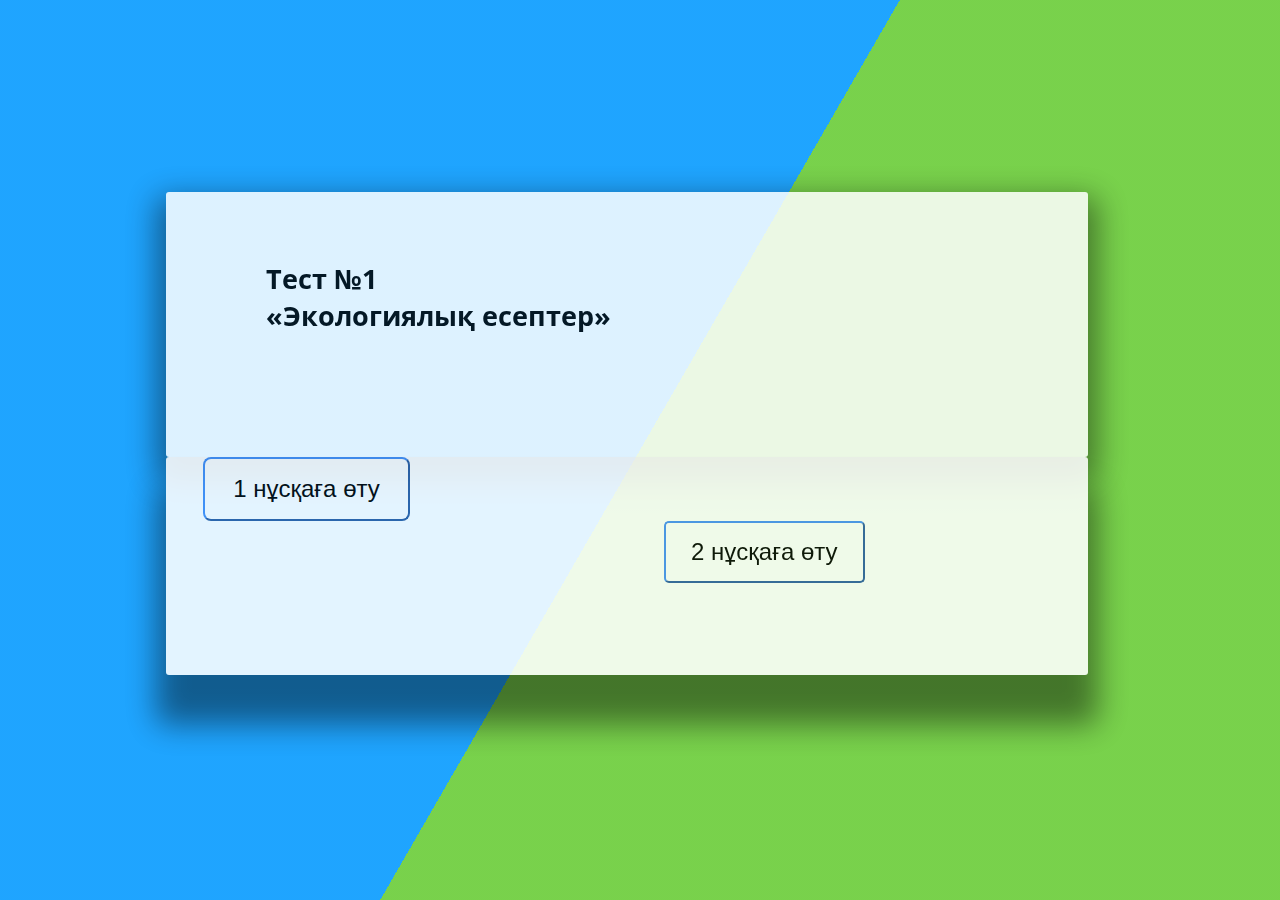
<file: Нуралы/проектная работа/tests4.html>
<!DOCTYPE HTML PUBLIC "-//W3C//DTD HTML 4.01//EN" "http://www.w3.org/TR/html4/strict.dtd">
<html lang="en">

<head>
    <meta charset="UTF-8">
    <meta http-equiv="X-UA-Compatible" content="IE=edge">
    <meta name="viewport" content="width=device-width, initial-scale=1.0">
    <title>Тесттер</title>
    <link rel="stylesheet" href="css.css">
    <link rel="shortcut icon" href="images/free-icon-education-3160736.png" type="image/x-icon">
</head>

<body>
</body>

</html>
<html>

<head>
    <style type="text/css">
    </style>
</head>

<body>
    <div class="bg"></div>
    <div class="bg bg2"></div>
    <div class="bg bg3"></div>
    <script>
        var questions = [ // Сначала вопрос, потом варианты через запятую, потом правильный ответ
            ["Түймедақты кептірген кезде салмағының 35%-ы жоғалады. Кептірілген түймедақтан 8 кг алу қажет. Сонда теру керек түймедақтың салмағы",
                "A) 10 кг",
                "B) 30 кг",
                "C) 50 кг",
                "D) 70 кг",
                "E) 90 кг",

                3],
            ["Бір автомобиль тәулігіне 20 кг газ бөліп шығарса, 6 автомобиль 1 айда қанша кг газ бөліп шығарады?",
                "A)	3200 кг",
                "B)	3400 кг",
                "C)	3600 кг",
                "D)	3800 кг",
                "E)	4000 кг",

                3],
            ["Адам бір рет тыныс алғанда 500 мл. ауа жұтады. Әр жұтқан сайын 5% оттегін қабылдайды. Сонда неше мл. оттегің жұтады?",
                "A)	25 мл",
                "B)	30 мл",
                "C)	35 мл",
                "D)	40 мл",
                "E)	45 мл",
                1],
            ["Адамның ағзасы 65% судан тұрады. Әсемнің салмағы 35 кг. Әсемнің ағзасындағы су неше килограмм болады?",
                "A) 13,75",
                "B)	18,75",
                "C)	20,25",
                "D)	22,75",
                "E)	23",
                4],
            ["1 үйеңке ағашы бір жылда 2 кг 100 г оттегі бөліп шығарады. Ал шегіршін ағашы одан 7 есе көп оттегі бөліп шығарса, онда жылына бір үйеңке және шегіршін ағаштары қанша кг оттегі бөліп шығарады?",
                "A)	16 кг 800 г",
                "B)	10 кг 500 г",
                "C)	18 кг 200 г",
                "D)	13 кг 900 ",
                "E)	8 кг 600 г",
                1],
            ["1 га қылқан жапырақты орман жылына 35 т шаңды сүзеді, ал жапырақты 2 есе көп. Жылына 700 тонна шаңды сүзу үшін қанша гектар жапырақты ағаш отырғызу керек?",
                "A)	5 га",
                "B)	10 га",
                "C)	15 га",
                "D)	20 га",
                "E)	25 га",
                2],



        ], qQuantity = questions.length, tAnswers = 0, wAnswers = 0;

        function goNext(N) { // N = номер вопроса
            document.getElementById('qBlock').innerHTML = ""; // Очищаем блок вопросов
            var qElem = questions[N].length - 2, i = 1; // Кол-во в массиве минус вопрос и счетчик
            var e = document.getElementById('qBlock');
            var addQ = document.createElement('h3'); // заголовок, id из номера вопроса
            addQ.id = 'head' + N;
            e.appendChild(addQ);
            document.getElementById('head' + N).innerHTML = questions[N][i - 1]; // вписываем вопрос
            while (qElem >= i) {
                var addP = document.createElement('p'); // абзацы
                addP.id = 'p' + i;
                e.appendChild(addP);
                var addInput = document.createElement('input'); // инпуты
                addInput.type = 'radio';
                addInput.name = 'a';
                addInput.value = i;
                document.getElementById('p' + i).appendChild(addInput);
                document.getElementById('p' + i).insertAdjacentHTML("BeforeEnd", ' ' + questions[N][i]); // вопросы
                i++;
            }
            document.getElementById('btn').innerHTML = "<input type='button' value='Проверить' onclick='submit(" + N + ")' />";
        }

        function submit(N) { // Проверяем ответы
            var varQuantity = (document.getElementsByName('a').length), oneVar = 0;
            while (oneVar <= varQuantity) {
                if (document.getElementsByName('a')[oneVar].checked == false) {
                    oneVar++;
                }
                else {
                    var all = questions[N].length - 1;
                    var t = questions[N][all]; // правильный ответ
                    if (document.getElementsByName('a')[oneVar].value == t) {
                        document.getElementById('p' + t).className = 'tt';
                        tAnswers++;
                    } else {
                        var ff = oneVar + 1;
                        document.getElementById('p' + t).className = 'tt';
                        document.getElementById('p' + ff).className = 'ff';
                        wAnswers++;
                    }
                    break;
                }
            }
            N++;
            if (N == qQuantity) {
                document.getElementById('btn').innerHTML = "<input type='button' id='next' value='Перейти к результатам' onclick='toResults()' />";
            } else {
                document.getElementById('btn').innerHTML = "<input type='button' id='next' value='Следующий вопрос' onclick='goNext(" + N + ")' />";
            }
        }

        function toResults() {
            document.getElementById('qBlock').innerHTML = "<h3>Тест пройден!</h3>";
            document.getElementById('btn').innerHTML = "<h4>Резултаттар:</h4>Дұрыс жауаптар: " + tAnswers + "<br>Дұрыс емес жауаптар: " + wAnswers + " ";
            tAnswers = 0, wAnswers = 0;
        }
    </script>

    </script1>
    <div class="matem">
        <div id="qBlock">
            <h2>Тест №1 <br>«Экологиялық есептер»</h2>
        </div>
        <div id="rezultat">
        </div>
        <div id='btn'>
            <input type="button" value="1 нұсқаға өту" onclick="goNext(0)" />
            <button class="btn">
                <a href="tests4n.html">2 нұсқаға өту</a>
            </button>
        </div>
    </div>
    <!-- <div class="services-cards">
        <div class="cards-row">
            <div class="card">
                <img src="./images/Images/services-icon.png" alt="">
                <div class="card-text">
                    <h1>card 1</h1>
                    <p>Lorem ipsum dolor, sit amet consectetur adipisicing elit. Eos ratione nisi error
                        numquam
                        laudantium perspiciatis nihil iure saepe!</p>
                </div>
            </div>
            <div class="card">
                <img src="./images/Images/services-icon.png" alt="">
                <div class="card-text">
                    <h1>card 2</h1>
                    <p>Lorem ipsum dolor, sit amet consectetur adipisicing elit. Voluptas inventore
                        aspernatur
                        fuga,</p>
                </div>
            </div>
            <div class="card">
                <img src="./images/Images/services-icon.png" alt="" </body>
                </script1> -->

</html>
</file>
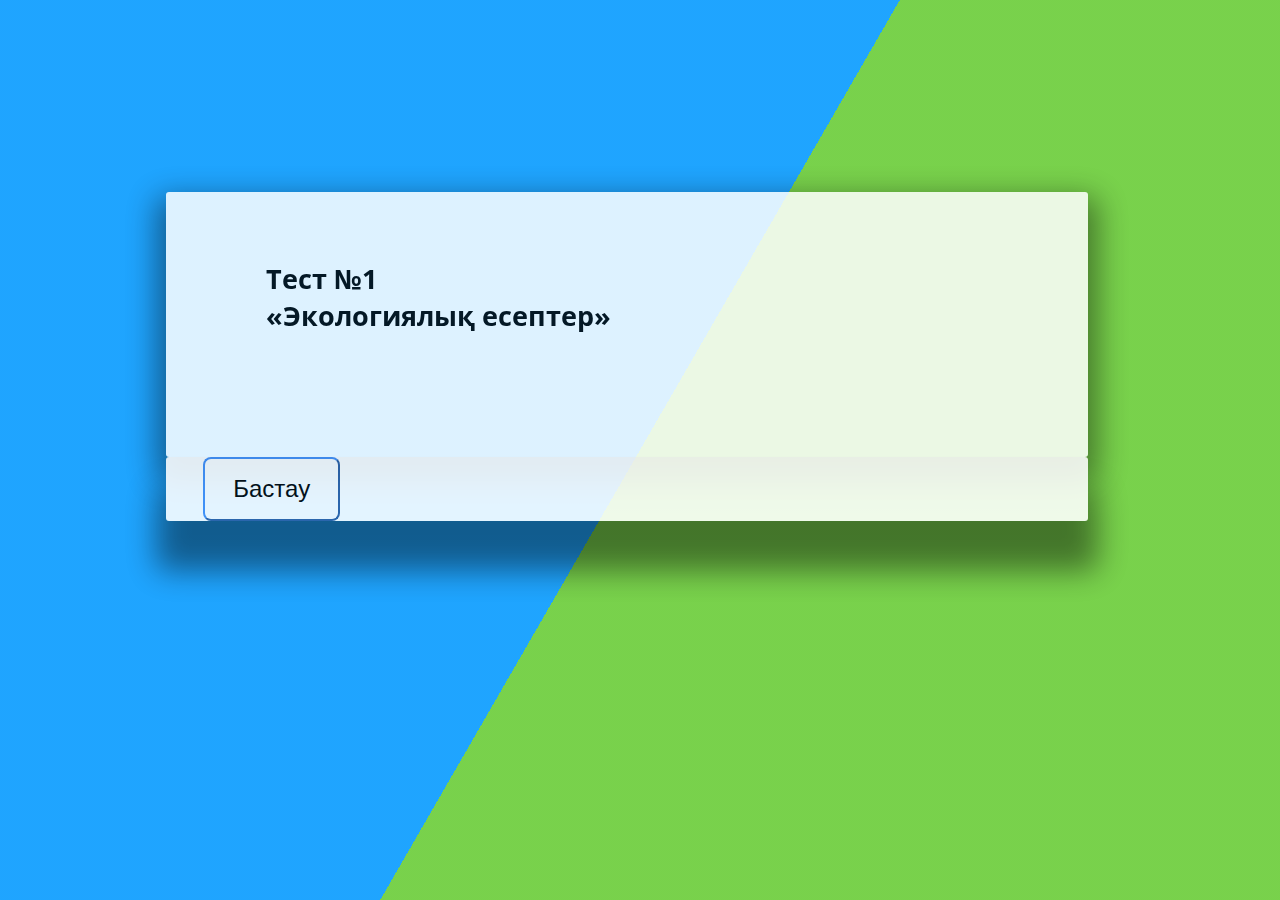
<file: Нуралы/проектная работа/tests4n.html>
<!DOCTYPE HTML PUBLIC "-//W3C//DTD HTML 4.01//EN" "http://www.w3.org/TR/html4/strict.dtd">
<html lang="en">

<head>
    <meta charset="UTF-8">
    <meta http-equiv="X-UA-Compatible" content="IE=edge">
    <meta name="viewport" content="width=device-width, initial-scale=1.0">
    <title>Тесттер</title>
    <link rel="stylesheet" href="css.css">
    <link rel="shortcut icon" href="images/free-icon-education-3160736.png" type="image/x-icon">
</head>

<body>
</body>

</html>
<html>

<head>
    <style type="text/css">
    </style>
</head>

<body>
    <div class="bg"></div>
    <div class="bg bg2"></div>
    <div class="bg bg3"></div>
    <script>
        var questions = [ // Сначала вопрос, потом варианты через запятую, потом правильный ответ
            ["1 адам сәуір айында 2 күнде бір рет кір жуып, 5 күнде 1 рет ваннаға түсіп отырса, осы ай ішінде неше лирт суды үнемдеді? Сәуір айында неше литр су пайдаланды?",
                "A)	4500 л үнем,3800 л пайдалану",
                "B)	5500 л үнем, 3860 л пайдалану",
                "C)	5550 л үнем, 3890 л пайдалану",
                "D)	5000 л үнем,3700 л пайдалану",
                "E)	5560 л үнем, 3860 л пайдалану",
                3],
            ["Көк шегіртке 1 айда 42 өсімдік битін, одан 3 есе аз кішкене шіркей, ал шіркейлерге қарағанда шыбындарды 6 есе көп жесе, ол 1 айда қанша жәндіктерді жейді?",
                "A) 420",
                "B) 360",
                "C) 270",
                "D) 260",
                "E) 140",
                5],
            ["Тәулігіне адам 0,8 кг оттегін тұтынады, физикалық жүктеме кезінде 1,3 кг дейін. Орта шамамен ағаш тәулігіне 0,2 кг оттегін бөліп шығарады. Бір адамға еркін демалу үшін қанша ағаш керек?",
                "A)	1 ағаш",
                "B)	2 ағаш",
                "C)	3 ағаш",
                "D)	4 ағаш",
                "E)	5 ағаш",
                4],
            ["1 га жапырақты орман тәулігіне 2 кг фитонцидті, ал қылқан жапырақты 2,5 есе көп. 1 тонна фитонцидті алу үшін қанша гектар қарағай егу керек?",
                "A)	100 га",
                "B)	200 га",
                "C)	300 га",
                "D)	400 га",
                "E)	500 га", ,
                2],
            ["Үйрек 70 күнде 4 кг-ға дейін салмақ қосса, 35	күнде	ол	қанша	салмақ	қосады?",
                "A)	1 кг",
                "B)	1,5 кг",
                "C)	2 кг",
                "D)	2,5 кг",
                "E)	2,5 кг",

                3],
            ["Егер компостқа 150 құрт отырғызылатын болса, 1 жыл ішінде алуға болатын жаңбырлы құрттардың биомассасы қандай? Ал олардың саны жыл бойы 1000 есе артады. Бір құрттың орташа салмағы 0, 5 г.",
                "A)	75 кг",
                "B)	80 кг",
                "C)	85 кг",
                "D)	90 кг",
                "E)	95 кг",
                1],

        ], qQuantity = questions.length, tAnswers = 0, wAnswers = 0;

        function goNext(N) { // N = номер вопроса
            document.getElementById('qBlock').innerHTML = ""; // Очищаем блок вопросов
            var qElem = questions[N].length - 2, i = 1; // Кол-во в массиве минус вопрос и счетчик
            var e = document.getElementById('qBlock');
            var addQ = document.createElement('h3'); // заголовок, id из номера вопроса
            addQ.id = 'head' + N;
            e.appendChild(addQ);
            document.getElementById('head' + N).innerHTML = questions[N][i - 1]; // вписываем вопрос
            while (qElem >= i) {
                var addP = document.createElement('p'); // абзацы
                addP.id = 'p' + i;
                e.appendChild(addP);
                var addInput = document.createElement('input'); // инпуты
                addInput.type = 'radio';
                addInput.name = 'a';
                addInput.value = i;
                document.getElementById('p' + i).appendChild(addInput);
                document.getElementById('p' + i).insertAdjacentHTML("BeforeEnd", ' ' + questions[N][i]); // вопросы
                i++;
            }
            document.getElementById('btn').innerHTML = "<input type='button' value='Проверить' onclick='submit(" + N + ")' />";
        }

        function submit(N) { // Проверяем ответы
            var varQuantity = (document.getElementsByName('a').length), oneVar = 0;
            while (oneVar <= varQuantity) {
                if (document.getElementsByName('a')[oneVar].checked == false) {
                    oneVar++;
                }
                else {
                    var all = questions[N].length - 1;
                    var t = questions[N][all]; // правильный ответ
                    if (document.getElementsByName('a')[oneVar].value == t) {
                        document.getElementById('p' + t).className = 'tt';
                        tAnswers++;
                    } else {
                        var ff = oneVar + 1;
                        document.getElementById('p' + t).className = 'tt';
                        document.getElementById('p' + ff).className = 'ff';
                        wAnswers++;
                    }
                    break;
                }
            }
            N++;
            if (N == qQuantity) {
                document.getElementById('btn').innerHTML = "<input type='button' id='next' value='Перейти к результатам' onclick='toResults()' />";
            } else {
                document.getElementById('btn').innerHTML = "<input type='button' id='next' value='Следующий вопрос' onclick='goNext(" + N + ")' />";
            }
        }

        function toResults() {
            document.getElementById('qBlock').innerHTML = "<h3>Тест пройден!</h3>";
            document.getElementById('btn').innerHTML = "<h4>Резултаттар:</h4>Дұрыс жауаптар: " + tAnswers + "<br>Дұрыс емес жауаптар: " + wAnswers + " ";
            tAnswers = 0, wAnswers = 0;
        }
    </script>

    </script1>
    <div class="matem">
        <div id="qBlock">
            <h2>Тест №1 <br>«Экологиялық есептер»</h2>
        </div>
        <div id="rezultat">
        </div>
        <div id='btn'>
            <input type="button" value="Бастау" onclick="goNext(0)" />

        </div>
    </div>


    <!-- <div class="services-cards">
        <div class="cards-row">
            <div class="card">
                <img src="./images/Images/services-icon.png" alt="">
                <div class="card-text">
                    <h1>card 1</h1>
                    <p>Lorem ipsum dolor, sit amet consectetur adipisicing elit. Eos ratione nisi error
                        numquam
                        laudantium perspiciatis nihil iure saepe!</p>
                </div>
            </div>
            <div class="card">
                <img src="./images/Images/services-icon.png" alt="">
                <div class="card-text">
                    <h1>card 2</h1>
                    <p>Lorem ipsum dolor, sit amet consectetur adipisicing elit. Voluptas inventore
                        aspernatur
                        fuga,</p>
                </div>
            </div>
            <div class="card">
                <img src="./images/Images/services-icon.png" alt="">
                </script1> -->

</html>
</file>
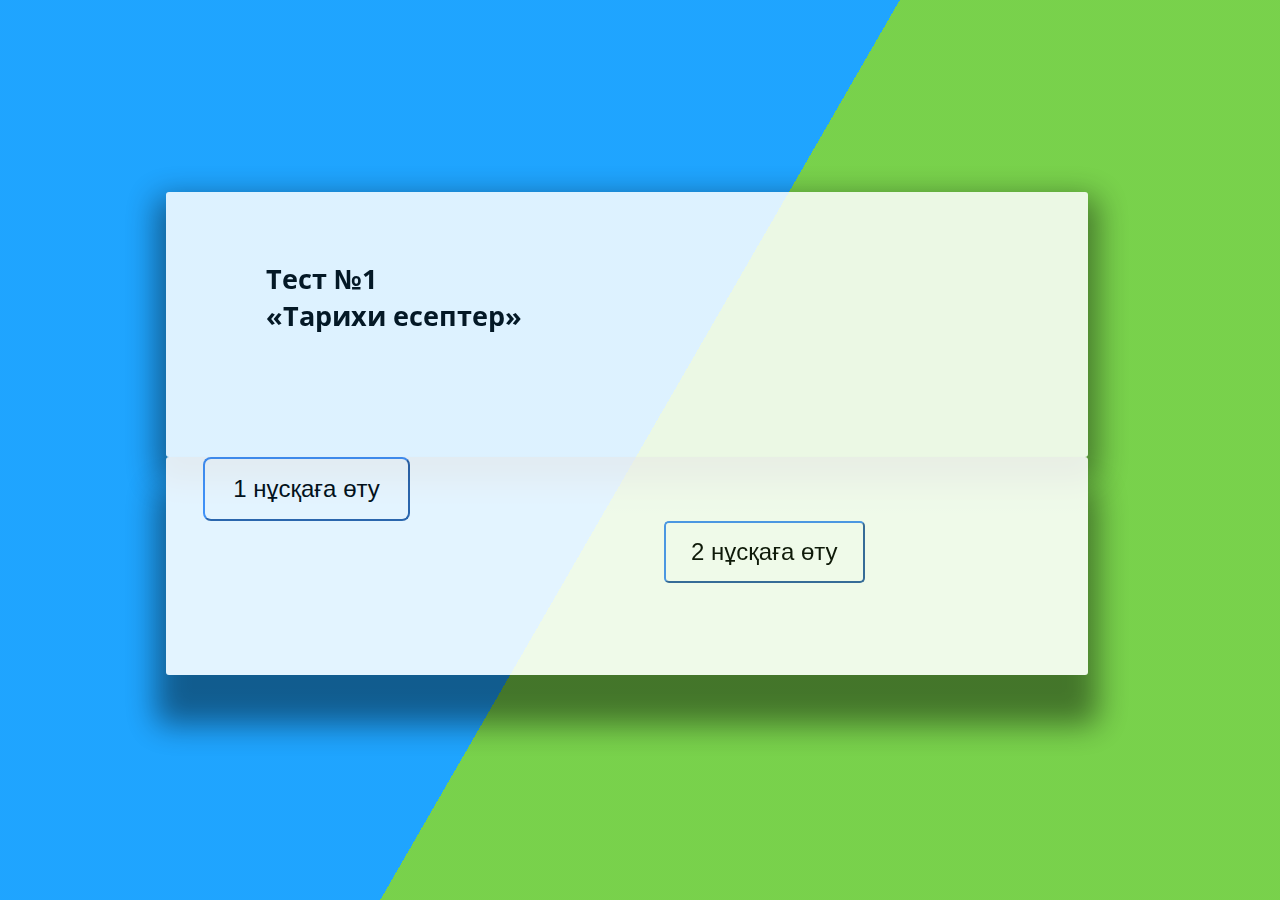
<file: Нуралы/проектная работа/tests5.html>
<!DOCTYPE HTML PUBLIC "-//W3C//DTD HTML 4.01//EN" "http://www.w3.org/TR/html4/strict.dtd">
<html lang="en">

<head>
    <meta charset="UTF-8">
    <meta http-equiv="X-UA-Compatible" content="IE=edge">
    <meta name="viewport" content="width=device-width, initial-scale=1.0">
    <title>Тесттер</title>
    <link rel="stylesheet" href="css.css">
    <link rel="shortcut icon" href="images/free-icon-education-3160736.png" type="image/x-icon">
</head>

<body>
</body>

</html>
<html>

<head>
    <style type="text/css">
    </style>
</head>

<body>
    <div class="bg"></div>
    <div class="bg bg2"></div>
    <div class="bg bg3"></div>
    <script>
        var questions = [ // Сначала вопрос, потом варианты через запятую, потом правильный ответ
            ["Үш адам ақша ұтып алған. I адамға осы соманың 1 / 4 - i, II адамға осы 4 соманың 1 / 7 - i, III адамға 17 флорин тиді. Ұтыстың шамасы қандай болған?",
                "A)	20 флорин",
                "B)	24 флорин",
                "C)	28 флорин",
                "D)	32 флорин",
                "E)	49 флорин",
                3],
            ["Өзінің үштен екісіне және бірлікке арттырылған сан 10-ға тең. Сол санды табу керек.",
                "A) 5,4",
                "B)	6",
                "C)	7,2",
                "D)	8",
                "E)	9,4",
                1],
            ["Бір санның 4-ші дәрежесін сол санның жартысына бөлгенде және 14 1  ге 4 арттырғанда 100-ге тең болу керек. Сол санды тап.",
                "A)	1,5",
                "B)	2",
                "C)	2,5",
                "D)	3",
                "E)	3,5",
                5],
            ["Біреу баламды оқуға берейін деп едім,класыңызда қанша оқушы бар екен деп сұрапты мұғалімнен. Сонда мұғалім былай жауап беріпті. Класымыздағы бала санына енді осындай, оның жартысындай, төрттен біріндей бала қосылып және сіздің балаңыз келсе, 100 болады. Мұғалімнің қанша оқушысы болған?",
                "A)	42",
                "B)	40",
                "C)	27",
                "D)	36",
                "E)	25",
                4],
            ["Екі санның айырмасы екіге тең, ал олардың қатынасы екіге кері санға тең. Осы сандарды табу керек",
                "A)	1 кг",
                "B)	1,5 кг",
                "C)	2 кг",
                "D)	2,5 кг",
                "E)	3 кг",
                2],
            ["Бір адам жыл аяғына дейін киім және 10 флорин алмақшы болып жалданды. Бірақ 7 ай өткен соң жұмысты тоқтатты да, есеп айырысқанда киім және 2 флорин ақша алды. Киім қаншаға бағаланған?",
                "A)	15",
                "B)	16,4",
                "C)	13",
                "D)	9,2",
                "E)	8,6",
                4],

        ], qQuantity = questions.length, tAnswers = 0, wAnswers = 0;

        function goNext(N) { // N = номер вопроса
            document.getElementById('qBlock').innerHTML = ""; // Очищаем блок вопросов
            var qElem = questions[N].length - 2, i = 1; // Кол-во в массиве минус вопрос и счетчик
            var e = document.getElementById('qBlock');
            var addQ = document.createElement('h3'); // заголовок, id из номера вопроса
            addQ.id = 'head' + N;
            e.appendChild(addQ);
            document.getElementById('head' + N).innerHTML = questions[N][i - 1]; // вписываем вопрос
            while (qElem >= i) {
                var addP = document.createElement('p'); // абзацы
                addP.id = 'p' + i;
                e.appendChild(addP);
                var addInput = document.createElement('input'); // инпуты
                addInput.type = 'radio';
                addInput.name = 'a';
                addInput.value = i;
                document.getElementById('p' + i).appendChild(addInput);
                document.getElementById('p' + i).insertAdjacentHTML("BeforeEnd", ' ' + questions[N][i]); // вопросы
                i++;
            }
            document.getElementById('btn').innerHTML = "<input type='button' value='Проверить' onclick='submit(" + N + ")' />";
        }

        function submit(N) { // Проверяем ответы
            var varQuantity = (document.getElementsByName('a').length), oneVar = 0;
            while (oneVar <= varQuantity) {
                if (document.getElementsByName('a')[oneVar].checked == false) {
                    oneVar++;
                }
                else {
                    var all = questions[N].length - 1;
                    var t = questions[N][all]; // правильный ответ
                    if (document.getElementsByName('a')[oneVar].value == t) {
                        document.getElementById('p' + t).className = 'tt';
                        tAnswers++;
                    } else {
                        var ff = oneVar + 1;
                        document.getElementById('p' + t).className = 'tt';
                        document.getElementById('p' + ff).className = 'ff';
                        wAnswers++;
                    }
                    break;
                }
            }
            N++;
            if (N == qQuantity) {
                document.getElementById('btn').innerHTML = "<input type='button' id='next' value='Перейти к результатам' onclick='toResults()' />";
            } else {
                document.getElementById('btn').innerHTML = "<input type='button' id='next' value='Следующий вопрос' onclick='goNext(" + N + ")' />";
            }
        }

        function toResults() {
            document.getElementById('qBlock').innerHTML = "<h3>Тест пройден!</h3>";
            document.getElementById('btn').innerHTML = "<h4>Резултаттар:</h4>Дұрыс жауаптар: " + tAnswers + "<br>Дұрыс емес жауаптар: " + wAnswers + " ";
            tAnswers = 0, wAnswers = 0;
        }
    </script>

    </script1>
    <div class="matem">
        <div id="qBlock">
            <h2>Тест №1 <br>«Тарихи есептер»</h2>
        </div>
        <div id="rezultat">
        </div>
        <div id='btn'>
            <input type="button" value="1 нұсқаға өту" onclick="goNext(0)" />
            <button class="btn">
                <a href="tests5n.html">2 нұсқаға өту</a>
            </button>
        </div>
    </div>

    <!-- <div class="services-cards">
        <div class="cards-row">
            <div class="card">
                <img src="./images/Images/services-icon.png" alt="">
                <div class="card-text">
                    <h1>card 1</h1>
                    <p>Lorem ipsum dolor, sit amet consectetur adipisicing elit. Eos ratione nisi error
                        numquam
                        laudantium perspiciatis nihil iure saepe!</p>
                </div>
            </div>
            <div class="card">
                <img src="./images/Images/services-icon.png" alt="">
                <div class="card-text">
                    <h1>card 2</h1>
                    <p>Lorem ipsum dolor, sit amet consectetur adipisicing elit. Voluptas inventore
                        aspernatur
                        fuga,</p>
                </div>
            </div>
            <div class="card">
                <img src="./images/Images/services-icon.png" alt="">
                </script1> -->

</html>
</file>
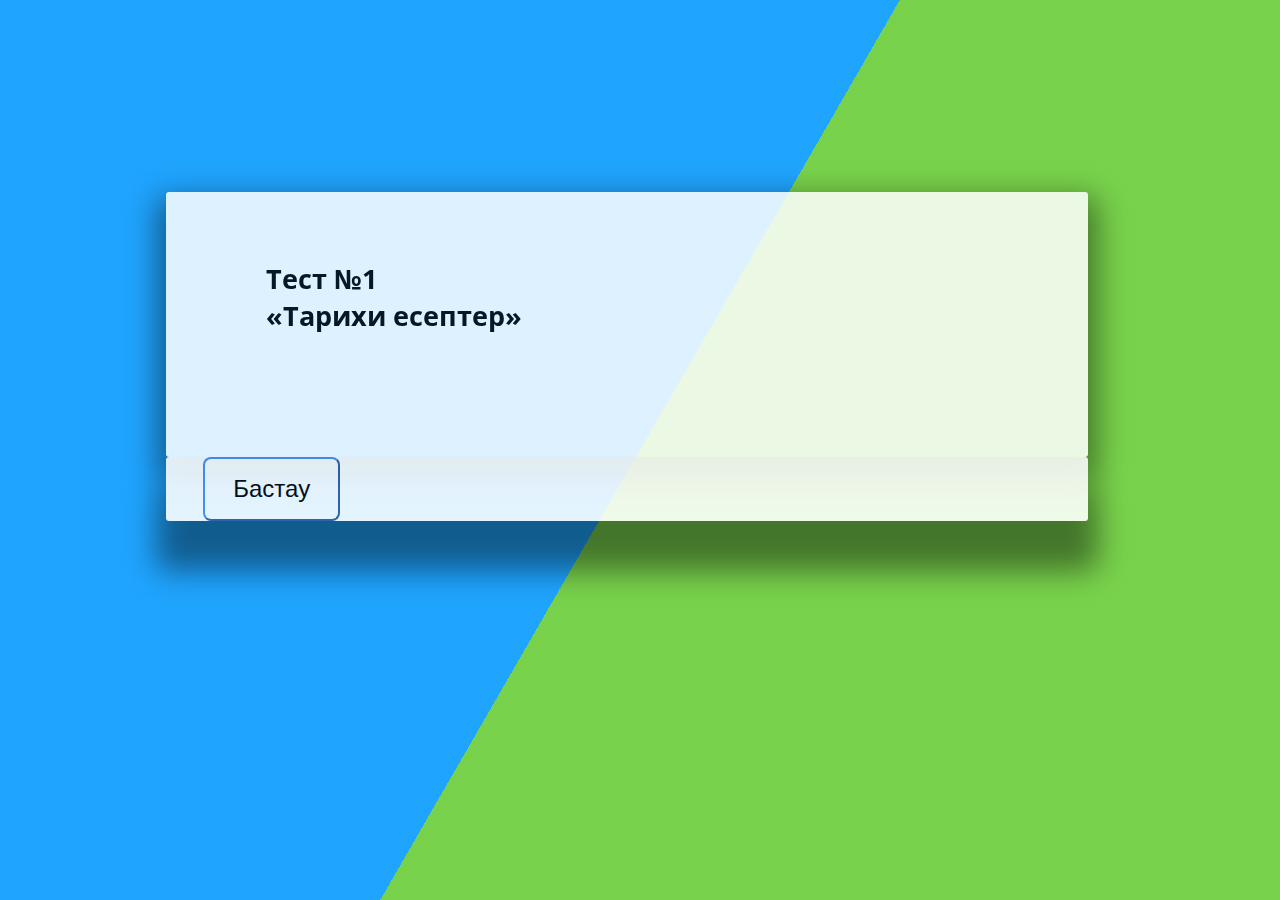
<file: Нуралы/проектная работа/tests5n.html>
<!DOCTYPE HTML PUBLIC "-//W3C//DTD HTML 4.01//EN" "http://www.w3.org/TR/html4/strict.dtd">
<html lang="en">

<head>
    <meta charset="UTF-8">
    <meta http-equiv="X-UA-Compatible" content="IE=edge">
    <meta name="viewport" content="width=device-width, initial-scale=1.0">
    <title>Тесттер</title>
    <link rel="stylesheet" href="css.css">
    <link rel="shortcut icon" href="images/free-icon-education-3160736.png" type="image/x-icon">
</head>

<body>
</body>

</html>
<html>

<head>
    <style type="text/css">
    </style>
</head>

<body>
    <div class="bg"></div>
    <div class="bg bg2"></div>
    <div class="bg bg3"></div>
    <script>
        var questions = [ // Сначала вопрос, потом варианты через запятую, потом правильный ответ
            ["Бір	адам	қазынаның	1 / 13	-	ін	алды.	Одан қалғанының	1 / 17	- ін   екінші   біреу   алды.   Ол қазынада 150 қалдырды. Әуелде қазынада қанша болғанын білгіміз келеді?",
                "A) 163 19/32",
                "B)	172 21/32",
                "C)	181 17/32",
                "D)	77 1/32",
                "E)	155 23/32",
                2],
            ["10 санын айырмасы 5 болатын екі бөлікке бөлу керек",
                "A) 6,5 пен 1,5",
                "B)	8,5 пен 3,5",
                "C) 8 бен 3",
                "D)	7,5 пен 2,5",
                "E)	7 мен 2",
                4],
            ["Көпес 138 кез қара және көк шұғаны 540 сомға сатып алды. Егер бір аршын көк шұға 5 сом, ал қара шұға 3 сом тұрса, әрқайсысынан неше кез мата алған?",
                "A)	75; 63",
                "B)	65; 44",
                "C)	80; 35",
                "D)	70; 55",
                "E)	73; 45",
                1],
            ["Диофанттың балалық шағы - өмірінің алтыдан бірі, жастық шағы – он екіден бірі, ал баласыз өткен ерлі-зайыпты өмірінің жетіден бірі және тағы 5 жыл өткенде ұлды болды. Әкесінің жарты жасына келгенде ұлы дүние салды, бұдан кейін Диофант тек 4 жыл ғана өмір сүрді. Диофант неше жыл сүрген еді?",
                "A)	75",
                "B)	80",
                "C)	84",
                "D)	90",
                "E)	102",
                3],
            ["Бақташы 70 өгіз айдап келеді. Оған мынадай сұрақ берілген: Үлкен табынының бұл айдап келе жатқаның қанша? Бақташы жауабы: Табындағы барлық малдың үштен бірінің үштен екісі. Есептеп көр!",
                "A) 250",
                "B)	270",
                "C)	285",
                "D)	300",
                "E)	315",
                5],
            ["Көпестің жинақтаған азды-көпті ақшасы бар еді. Ол жыл сайын семьясының қажетіне 100 фунт ақша ұстап, қалған ақшасына оның үштен біріндей ақша қосып отыратын. Үш жыл өткеннен кейін ол қаражатының екі есе көбейгендігін байқады. Әуелде оның қанша ақшасы болған еді?",
                "A)	1480 фунт",
                "B)	1500 фунт",
                "C)	1520 фунт",
                "D)	1640 фунт",
                "E)	1680 фунт",
                1],

        ], qQuantity = questions.length, tAnswers = 0, wAnswers = 0;

        function goNext(N) { // N = номер вопроса
            document.getElementById('qBlock').innerHTML = ""; // Очищаем блок вопросов
            var qElem = questions[N].length - 2, i = 1; // Кол-во в массиве минус вопрос и счетчик
            var e = document.getElementById('qBlock');
            var addQ = document.createElement('h3'); // заголовок, id из номера вопроса
            addQ.id = 'head' + N;
            e.appendChild(addQ);
            document.getElementById('head' + N).innerHTML = questions[N][i - 1]; // вписываем вопрос
            while (qElem >= i) {
                var addP = document.createElement('p'); // абзацы
                addP.id = 'p' + i;
                e.appendChild(addP);
                var addInput = document.createElement('input'); // инпуты
                addInput.type = 'radio';
                addInput.name = 'a';
                addInput.value = i;
                document.getElementById('p' + i).appendChild(addInput);
                document.getElementById('p' + i).insertAdjacentHTML("BeforeEnd", ' ' + questions[N][i]); // вопросы
                i++;
            }
            document.getElementById('btn').innerHTML = "<input type='button' value='Проверить' onclick='submit(" + N + ")' />";
        }

        function submit(N) { // Проверяем ответы
            var varQuantity = (document.getElementsByName('a').length), oneVar = 0;
            while (oneVar <= varQuantity) {
                if (document.getElementsByName('a')[oneVar].checked == false) {
                    oneVar++;
                }
                else {
                    var all = questions[N].length - 1;
                    var t = questions[N][all]; // правильный ответ
                    if (document.getElementsByName('a')[oneVar].value == t) {
                        document.getElementById('p' + t).className = 'tt';
                        tAnswers++;
                    } else {
                        var ff = oneVar + 1;
                        document.getElementById('p' + t).className = 'tt';
                        document.getElementById('p' + ff).className = 'ff';
                        wAnswers++;
                    }
                    break;
                }
            }
            N++;
            if (N == qQuantity) {
                document.getElementById('btn').innerHTML = "<input type='button' id='next' value='Перейти к результатам' onclick='toResults()' />";
            } else {
                document.getElementById('btn').innerHTML = "<input type='button' id='next' value='Следующий вопрос' onclick='goNext(" + N + ")' />";
            }
        }

        function toResults() {
            document.getElementById('qBlock').innerHTML = "<h3>Тест пройден!</h3>";
            document.getElementById('btn').innerHTML = "<h4>Резултаттар:</h4>Дұрыс жауаптар: " + tAnswers + "<br>Дұрыс емес жауаптар: " + wAnswers + " ";
            tAnswers = 0, wAnswers = 0;
        }
    </script>

    </script1>
    <div class="matem">
        <div id="qBlock">
            <h2>Тест №1 <br>«Тарихи есептер»</h2>
        </div>
        <div id="rezultat">
        </div>
        <div id='btn'>
            <input type="button" value="Бастау" onclick="goNext(0)" />

        </div>
    </div>


    <!-- <div class="services-cards">
        <div class="cards-row">
            <div class="card">
                <img src="./images/Images/services-icon.png" alt="">
                <div class="card-text">
                    <h1>card 1</h1>
                    <p>Lorem ipsum dolor, sit amet consectetur adipisicing elit. Eos ratione nisi error
                        numquam
                        laudantium perspiciatis nihil iure saepe!</p>
                </div>
            </div>
            <div class="card">
                <img src="./images/Images/services-icon.png" alt="">
                <div class="card-text">
                    <h1>card 2</h1>
                    <p>Lorem ipsum dolor, sit amet consectetur adipisicing elit. Voluptas inventore
                        aspernatur
                        fuga,</p>
                </div>
            </div>
            <div class="card">
                <img src="./images/Images/services-icon.png" alt="">
                </script1> -->

</html>
</file>
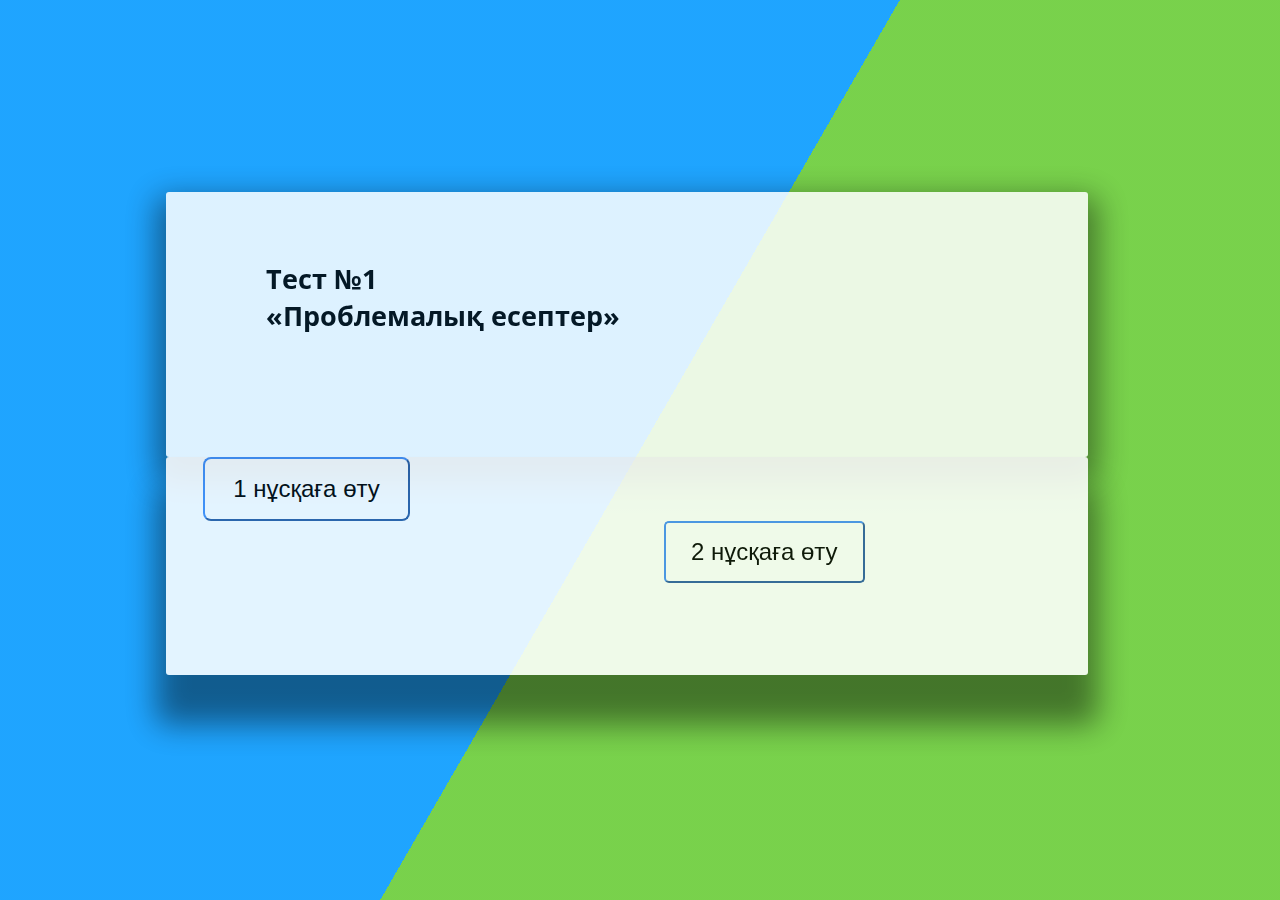
<file: Нуралы/проектная работа/tests6.html>
<!DOCTYPE HTML PUBLIC "-//W3C//DTD HTML 4.01//EN" "http://www.w3.org/TR/html4/strict.dtd">
<html lang="en">

<head>
    <meta charset="UTF-8">
    <meta http-equiv="X-UA-Compatible" content="IE=edge">
    <meta name="viewport" content="width=device-width, initial-scale=1.0">
    <title>Тесттер</title>
    <link rel="stylesheet" href="css.css">
    <link rel="shortcut icon" href="images/free-icon-education-3160736.png" type="image/x-icon">
</head>

<body>
</body>

</html>
<html>

<head>
    <style type="text/css">
    </style>
</head>

<body>
    <div class="bg"></div>
    <div class="bg bg2"></div>
    <div class="bg bg3"></div>
    <script>
        var questions = [ // Сначала вопрос, потом варианты через запятую, потом правильный ответ
            ["Кітапханада ағылшын, француз және неміс тілінде кітаптар бар. Ағылшын тіліндегі кітаптар барлық кітаптардың 40%-ін, француз тіліндегілер ағылшын тіліндегінің 75%-ін құрайды, ал қалған 210    кітап   неміс   тіліндегілер. Кітапханада барлығы неше кітап?",
                "A)	650",
                "B)	700",
                "C)	750",
                "D)	800",
                "E)	850",
                2],
            ["Салтанат есепті бірінші болып шығарып, есептің шешуін 5 оқушыға, ал олардың әрқайсысы 5 оқушыға түсіндірді. Сонда сыныптағы барлық оқушылар есепті шығарып болды. Сыныптағы оқушылар санын анықтаңыз",
                "A) 31",
                "B)	30",
                "C)	25",
                "D)	26",
                "E)	36",
                1],
            ["Жеміс сусынын дайындау үшін алма, өрік және шие сатып алынды. Олардың массаларының қатынасы 5:4:3 қатынасындай. Алма шиеден 1,2 кг артық. Сусын дайындау үшін барлығы неше килограмм жеміс сатып алынды",
                "A)	0,6 кг",
                "B)	6,8 кг",
                "C)	6,5 кг",
                "D)	7,2 кг",
                "E)	8 кг",
                4],
            ["Тік төртбұрышты алаңның ауданы 73500 м2. Масштабы 1:7000 сызбада осы алаңды кескіндегенде, ұзындығы 5 см тік төртбұрыш шықты. Алаңның ені қанша?",
                "A)	35 м",
                "B)	350 м",
                "C)	210 м",
                "D)	21 м",
                "E)	3500 м",
                3],
            ["Қабырғасы 15 см шаршының әр қабырғасын 40%-ке қысқартса, шаршының ауданы неше процентке кемиді?",
                "A)	40%",
                "B)	20%",
                "C)	64%",
                "D)	80%",
                "E)	50%",
                3],
            ["Үш дәптер мен бес блокнотқа 47 тг төленді. Егер екі дәптер үш блокноттан 6 тг қымбат болса, онда дәптер мен блокноттың жеке жеке бағасы қанша?",
                "A)	8 тг, 5 тг",
                "B)	9 тг, 4 тг",
                "C)	10 тг, 4 тг",
                "D)	7 тг, 6 тг",
                "E)	11 тг, 2 тг",
                2],

        ], qQuantity = questions.length, tAnswers = 0, wAnswers = 0;

        function goNext(N) { // N = номер вопроса
            document.getElementById('qBlock').innerHTML = ""; // Очищаем блок вопросов
            var qElem = questions[N].length - 2, i = 1; // Кол-во в массиве минус вопрос и счетчик
            var e = document.getElementById('qBlock');
            var addQ = document.createElement('h3'); // заголовок, id из номера вопроса
            addQ.id = 'head' + N;
            e.appendChild(addQ);
            document.getElementById('head' + N).innerHTML = questions[N][i - 1]; // вписываем вопрос
            while (qElem >= i) {
                var addP = document.createElement('p'); // абзацы
                addP.id = 'p' + i;
                e.appendChild(addP);
                var addInput = document.createElement('input'); // инпуты
                addInput.type = 'radio';
                addInput.name = 'a';
                addInput.value = i;
                document.getElementById('p' + i).appendChild(addInput);
                document.getElementById('p' + i).insertAdjacentHTML("BeforeEnd", ' ' + questions[N][i]); // вопросы
                i++;
            }
            document.getElementById('btn').innerHTML = "<input type='button' value='Проверить' onclick='submit(" + N + ")' />";
        }

        function submit(N) { // Проверяем ответы
            var varQuantity = (document.getElementsByName('a').length), oneVar = 0;
            while (oneVar <= varQuantity) {
                if (document.getElementsByName('a')[oneVar].checked == false) {
                    oneVar++;
                }
                else {
                    var all = questions[N].length - 1;
                    var t = questions[N][all]; // правильный ответ
                    if (document.getElementsByName('a')[oneVar].value == t) {
                        document.getElementById('p' + t).className = 'tt';
                        tAnswers++;
                    } else {
                        var ff = oneVar + 1;
                        document.getElementById('p' + t).className = 'tt';
                        document.getElementById('p' + ff).className = 'ff';
                        wAnswers++;
                    }
                    break;
                }
            }
            N++;
            if (N == qQuantity) {
                document.getElementById('btn').innerHTML = "<input type='button' id='next' value='Перейти к результатам' onclick='toResults()' />";
            } else {
                document.getElementById('btn').innerHTML = "<input type='button' id='next' value='Следующий вопрос' onclick='goNext(" + N + ")' />";
            }
        }

        function toResults() {
            document.getElementById('qBlock').innerHTML = "<h3>Тест пройден!</h3>";
            document.getElementById('btn').innerHTML = "<h4>Резултаттар:</h4>Дұрыс жауаптар: " + tAnswers + "<br>Дұрыс емес жауаптар: " + wAnswers + " ";
            tAnswers = 0, wAnswers = 0;
        }
    </script>

    </script1>
    <div class="matem">
        <div id="qBlock">
            <h2>Тест №1 <br>«Проблемалық есептер»</h2>
        </div>
        <div id="rezultat">
        </div>
        <div id='btn'>
            <input type="button" value="1 нұсқаға өту" onclick="goNext(0)" />
            <button class="btn">
                <a href="tests6n.html">2 нұсқаға өту</a>
            </button>
        </div>
    </div>
    <!-- <div class="services-cards">
        <div class="cards-row">
            <div class="card">
                <img src="./images/Images/services-icon.png" alt="">
                <div class="card-text">
                    <h1>card 1</h1>
                    <p>Lorem ipsum dolor, sit amet consectetur adipisicing elit. Eos ratione nisi error
                        numquam
                        laudantium perspiciatis nihil iure saepe!</p>
                </div>
            </div>
            <div class="card">
                <img src="./images/Images/services-icon.png" alt="">
                <div class="card-text">
                    <h1>card 2</h1>
                    <p>Lorem ipsum dolor, sit amet consectetur adipisicing elit. Voluptas inventore
                        aspernatur
                        fuga,</p>
                </div>
            </div>
            <div class="card">
                <h1>card 3</h1>
                <p>Lorem ipsum dolor, sit amet consectetur adipisicing elit. Voluptas inventore
                    aspernatur
                    fuga,</p>
                <img src="./images/Images/services-icon.png" alt="">
                </script1> -->

</html>
</file>
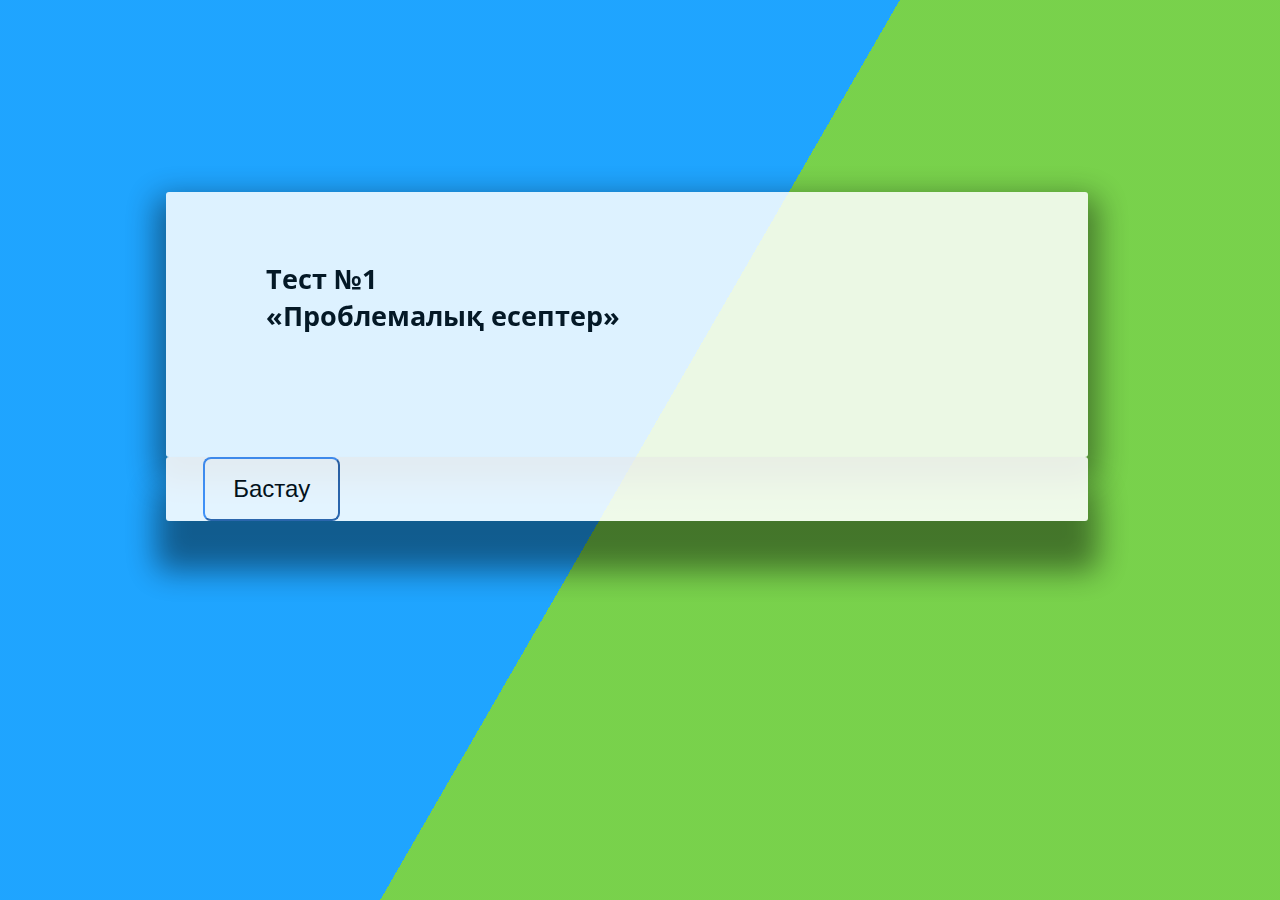
<file: Нуралы/проектная работа/tests6n.html>
<!DOCTYPE HTML PUBLIC "-//W3C//DTD HTML 4.01//EN" "http://www.w3.org/TR/html4/strict.dtd">
<html lang="en">

<head>
    <meta charset="UTF-8">
    <meta http-equiv="X-UA-Compatible" content="IE=edge">
    <meta name="viewport" content="width=device-width, initial-scale=1.0">
    <title>Тесттер</title>
    <link rel="stylesheet" href="css.css">
    <link rel="shortcut icon" href="images/free-icon-education-3160736.png" type="image/x-icon">
</head>

<body>
</body>

</html>
<html>

<head>
    <style type="text/css">
    </style>
</head>

<body>
    <div class="bg"></div>
    <div class="bg bg2"></div>
    <div class="bg bg3"></div>
    <script>
        var questions = [ // Сначала вопрос, потом варианты через запятую, потом правильный ответ
            ["Үш бригадада 125 адам бар. Екінші бригадада біріншісінің – 75%-і, үшіншісінен 5 адам кем болса, екінші және үшінші бригададағы адамдар санының қосындысын табыңыз",
                "A)	63",
                "B)	54",
                "C)	85",
                "D)	77",
                "E)	94",
                4],
            ["Теңіз суының құрамында 5% тұз бар. Құрамындағы тұздың концентрациясы 2% болу үшін 30 кг теңіз суына қанша кг тұщы су қосу қажет",
                "A)	15 кг",
                "B)	20 кг",
                "C)	45 кг",
                "D)	40 кг",
                "E)	36 кг",
                3],
            ["Екі таңбалы санның цифрларының қосындысы 13-ке тең. Егер екі таңбалы санның цифрларының орнын ауыстырса, берілген саннан 45-ке артық сан шығады. Берілген сан мен шыққан санның қосындысын табыңыз",
                "A)	86",
                "B)	95",
                "C)	101",
                "D)	125",
                "E)	143",
                5],
            ["Ертас 100 және 20 теңгелерді қағаз бетіне қойып, айналдыра сызып шыққанда екі шеңбер пайда болды. Үлкен шеңбердің ұзындығы 24𝜋. Кіші және	үлкен	шеңберлердің радиустарының қатынастары 3:4-ке тең. 20 теңгенің радиусы нешеге тең?",
                "A)	24",
                "B)	20",
                "C)	8",
                "D)	9",
                "E)	18",
                4],
            ["Шешесі 42-жасқа келгенде үлкен қызы 19, ортаншысы 11, кенжесіне 2 жас толды. Қанша уақыттан кейін шешесінің жасы үш қызының жасының қосындысына тең болады?",
                "A)	9 жылдан кейін",
                "B)	6 жылдан кейін",
                "C)	5 жылдан кейін",
                "D)	8 жылдан кейін",
                "E)	7 жылдан кейін",
                3],
            ["Берілген төрт санның алғашқы үшеуі 5-ке, 3-ке, 20-ға пропорционал, ал төртінші сан үшіншісінің 15%-не тең. Ал егер төртінші сан қалғандарының қосындысынан 375-ке кем болса, олар қандай сандар болғанын табыңыз",
                "A)	30; 36; 325; 46",
                "B)	100; 60; 40; 185",
                "C)	50; 30; 200; 95",
                "D)	75; 45; 300; 45",
                "E)	90; 54; 360; 129",
                4],

        ], qQuantity = questions.length, tAnswers = 0, wAnswers = 0;

        function goNext(N) { // N = номер вопроса
            document.getElementById('qBlock').innerHTML = ""; // Очищаем блок вопросов
            var qElem = questions[N].length - 2, i = 1; // Кол-во в массиве минус вопрос и счетчик
            var e = document.getElementById('qBlock');
            var addQ = document.createElement('h3'); // заголовок, id из номера вопроса
            addQ.id = 'head' + N;
            e.appendChild(addQ);
            document.getElementById('head' + N).innerHTML = questions[N][i - 1]; // вписываем вопрос
            while (qElem >= i) {
                var addP = document.createElement('p'); // абзацы
                addP.id = 'p' + i;
                e.appendChild(addP);
                var addInput = document.createElement('input'); // инпуты
                addInput.type = 'radio';
                addInput.name = 'a';
                addInput.value = i;
                document.getElementById('p' + i).appendChild(addInput);
                document.getElementById('p' + i).insertAdjacentHTML("BeforeEnd", ' ' + questions[N][i]); // вопросы
                i++;
            }
            document.getElementById('btn').innerHTML = "<input type='button' value='Проверить' onclick='submit(" + N + ")' />";
        }

        function submit(N) { // Проверяем ответы
            var varQuantity = (document.getElementsByName('a').length), oneVar = 0;
            while (oneVar <= varQuantity) {
                if (document.getElementsByName('a')[oneVar].checked == false) {
                    oneVar++;
                }
                else {
                    var all = questions[N].length - 1;
                    var t = questions[N][all]; // правильный ответ
                    if (document.getElementsByName('a')[oneVar].value == t) {
                        document.getElementById('p' + t).className = 'tt';
                        tAnswers++;
                    } else {
                        var ff = oneVar + 1;
                        document.getElementById('p' + t).className = 'tt';
                        document.getElementById('p' + ff).className = 'ff';
                        wAnswers++;
                    }
                    break;
                }
            }
            N++;
            if (N == qQuantity) {
                document.getElementById('btn').innerHTML = "<input type='button' id='next' value='Перейти к результатам' onclick='toResults()' />";
            } else {
                document.getElementById('btn').innerHTML = "<input type='button' id='next' value='Следующий вопрос' onclick='goNext(" + N + ")' />";
            }
        }

        function toResults() {
            document.getElementById('qBlock').innerHTML = "<h3>Тест пройден!</h3>";
            document.getElementById('btn').innerHTML = "<h4>Резултаттар:</h4>Дұрыс жауаптар: " + tAnswers + "<br>Дұрыс емес жауаптар: " + wAnswers + " ";
            tAnswers = 0, wAnswers = 0;
        }
    </script>

    </script1>
    <div class="matem">
        <div id="qBlock">
            <h2>Тест №1 <br>«Проблемалық есептер»</h2>
        </div>
        <div id="rezultat">
        </div>
        <div id='btn'>
            <input type="button" value="Бастау" onclick="goNext(0)" />

        </div>
    </div>


    <!-- <div class="services-cards">
        <div class="cards-row">
            <div class="card">
                <img src="./images/Images/services-icon.png" alt="">
                <div class="card-text">
                    <h1>card 1</h1>
                    <p>Lorem ipsum dolor, sit amet consectetur adipisicing elit. Eos ratione nisi error
                        numquam
                        laudantium perspiciatis nihil iure saepe!</p>
                </div>
            </div>
            <div class="card">
                <img src="./images/Images/services-icon.png" alt="">
                <div class="card-text">
                    <h1>card 2</h1>
                    <p>Lorem ipsum dolor, sit amet consectetur adipisicing elit. Voluptas inventore
                        aspernatur
                        fuga,</p>
                </div>
            </div>
            <div class="card">
                <img src="./images/Images/services-icon.png" alt="">
                </script1> -->

</html>
</file>
<file: Нуралы/проектная работа/css.css>
@import url('https://fonts.googleapis.com/css2?family=Open+Sans:wght@300;400;700&display=swap');

body {
    margin: 0;
    padding: 0;
    font-family: 'Open Sans', sans-serif;
    font-size: 18px;
}

html {
    height:100%;
  }
  
  body {
    margin:0;
  }
  
  .bg {
    animation:slide 3s ease-in-out infinite alternate;
    background-image: linear-gradient(-60deg, #6c3 50%, #09f 50%);
    bottom:0;
    left:-50%;
    opacity:.5;
    position:fixed;
    right:-50%;
    top:0;
    z-index:-1;
  }
  
  .bg2 {
    animation-direction:alternate-reverse;
    animation-duration:4s;
  }
  
  .bg3 {
    animation-duration:5s;
  }
  
  h1 {
    font-family:monospace;
  }
  
  @keyframes slide {
    0% {
      transform:translateX(-25%);
    }
    100% {
      transform:translateX(25%);
    }
  }

.matem{
    box-shadow: #999;
    padding-top: 15%;
    padding-bottom: 6%;
    padding-left: 13%;
    padding-right: 15%;
}

#qBlock{
    border-radius: 3px;
    background-color: white;
    opacity: 85%;
    padding: 100px;
    padding-top: 5%;
    box-shadow: 0 15px 30px 10px rgba(0, 0, 0, .5);
}

/* .tt {
    font-weight: bold;
}

.ff {
    font-weight: bold;
} */

input{
    position: relative;
    cursor: pointer;
    margin-left: 4%;
    text-decoration: none;  
    padding: 1rem 1.75rem;
    border-radius: 0.5rem;
    border-color: #458ff6;
    background-color: white;
    font-size: 1.5rem;
    transition: 0.5s;
}
input::after{
  position: relative;
  color: #fff;
  font-size: 1.6rem;
  background: white;
  transition: 0.5s;
}
input:hover{
  position: relative;
  color: black;
  font-size: 1.80rem;
  background: white;
  padding: 1rem 1.75rem;
}

  /* .button-btr {
      margin-left: 70%;
      padding: 15px 25px;
      border-radius: 50px;
      border-color: #458ff6;
      background-color: white;
  } */

  .btn {
    position: relative;
    color: #fff;
    font-size: 1.5rem;
    background: white;
    padding: 1rem 1.75rem;
    border-radius: 0.5rem;
    overflow: hidden;
    transition: 0.5s;
  }
  .btn::after {
    position: relative;
    color: #fff;
    font-size: 1.6rem;
    background: white;
    transition: 0.5s;
  }
  .btn:hover {
    position: relative;
    color: #fff;
    font-size: 1.80rem;
    background: white;
    padding: 1rem 1.75rem;
  }
  
  .btn:before {
    content: '';
    width: 100%;
    height: 200%;
    position: absolute;
    top: 0; left: 0;
    opacity: 0.5;
    filter: blur;
    background: white;
    transform: translate(-100%, -25%) rotate(10deg);
    animation: blick 2s infinite;
  }
  
  @keyframes blick {
    0% {
      transform: translate(-100%, -25%) rotate(10deg);
    }
    75% {
      transform: translate(100%, -25%) rotate(10deg);
    }
    100% {
      transform: translate(100%, -25%) rotate(10deg);
    }
  }

  .btn a{
    color: black;
    text-decoration: none;
  }

  button.btn {    
      margin-bottom: 10%;
      margin-left: 54%;
      padding: 15px 25px;
      border-radius: 5px;
      border-color: #458ff6;
      background-color: #fff;
  }

.button-r a{
    width: 10px;
    height: 10px;
    text-decoration: none;
    color: black;
}

/* button {
  padding: 15px 25px;
  border-radius: 50px;
  border-color: #458ff6;
  background-color: white;
  text-align: center;
  font-size: 18px;
  padding: 16px;
  transition: all 0.5s;
  cursor: pointer;
} */

/* button{
  cursor: pointer;
  display: inline-block;
  position: relative;
  transition: 0.5s;
}

button:after {  
  position: absolute; 
  top: 14px;
  transition: 0.5s;
}

button:hover{
    font-size: 25px;
    padding: 25px 25px;
} */

#btn{
    background-color: white;
    opacity: 88%;
    border-radius: 3px;
    box-shadow: 0 40px 30px 10px rgba(0, 0, 0, .5);
}


.cards-row {
    padding: 80px;
    padding-top: 90px;
    display: flex;
    justify-content: space-between;
}

.cards-row:first-child {
    margin-bottom: 25px;
}

.card {
    border-radius: 7%;
    box-shadow: 0 0 15px 0 #999;
    background-color: white;
    width: 28%;
    height: 30%;
    padding: 25px;
}

.card p {
    line-height: 1.5;
}

.card img {
    width: 68px;
    margin-bottom: 10px;
}

@media(max-width: 760px){
    .services-cards {
        display: none;
    }

    



}
</file>
